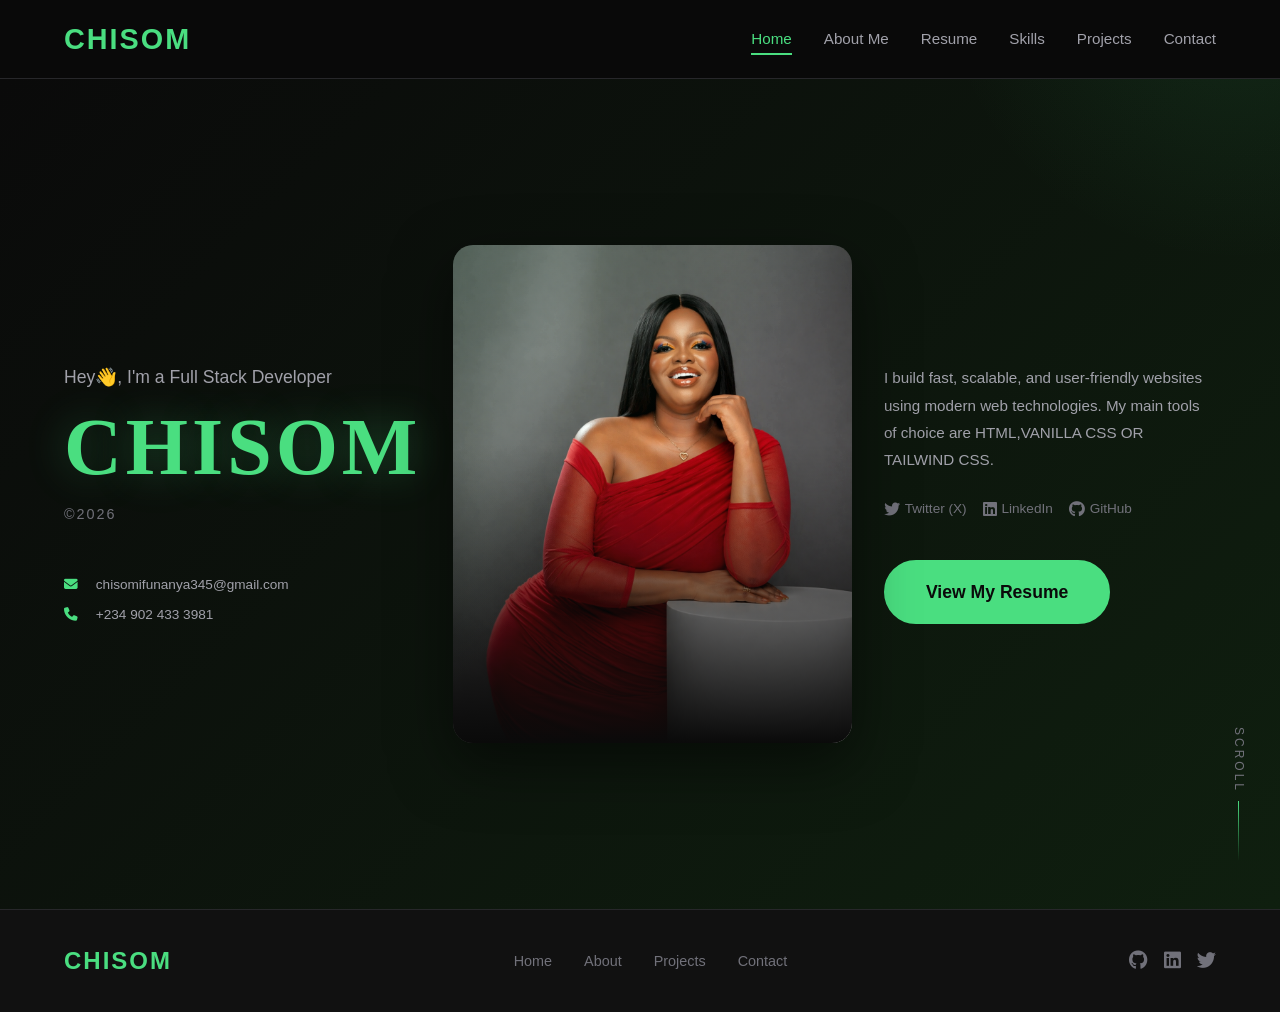
<file: index.html>
<!DOCTYPE html>
<html lang="en">
<head>
    <meta charset="UTF-8">
    <meta name="viewport" content="width=device-width, initial-scale=1.0">
    <title>CHISOM | Full Stack Developer</title>
    
    <link rel="stylesheet" href="./css/global.css">
    <link rel="stylesheet" href="./css/index.css">

    <link rel="stylesheet" href="https://cdnjs.cloudflare.com/ajax/libs/font-awesome/6.4.0/css/all.min.css">
</head>
<body>
    <!-- Navigation -->
    <nav class="navbar">
        <a href="index.html" class="logo">CHISOM</a>
          
           
        
        <ul class="nav-links" id="navLinks">
            <li><a href="index.html" class="active">Home</a></li>
            <li><a href="about.html">About Me</a></li>
            <li><a href="resume.html">Resume</a></li>
            <li><a href="skills.html">Skills</a></li>
            <li><a href="projects.html">Projects</a></li>
            <li><a href="contact.html">Contact</a></li>
        </ul>
    </nav>

    <!-- Hero Section -->
    <section class="hero">
        <div class="hero-content">
            <div class="hero-text">
                <p class="hero-greeting">Hey👋, I'm a Full Stack Developer</p>
                <h1 class="hero-name">CHISOM</h1>
                <p class="hero-year">©2026</p>
                <div class="hero-contact">
                    <p><i class="fas fa-envelope"></i> <a href="mailto:chisomifunanya345@gmail.com">chisomifunanya345@gmail.com</a></p>
                    <p><i class="fas fa-phone"></i> <a href="tel:+2349024333981">+234 902 433 3981</a></p>
                </div>
            </div>
            <div class="hero-image-container">
                <div class="hero-image-wrapper">
                    <img src="./images/portfolio_image.png" alt="Chisom - Full Stack Developer" class="hero-image">
                    <div class="hero-image-overlay"></div>
                </div>
            </div>

            <div class="hero-info">
                <!-- changed the paragraph -->
                <p class="hero-description">
                    I build fast, scalable, and user-friendly websites using modern web technologies. 
                    My main tools of choice are HTML,VANILLA CSS OR TAILWIND CSS.
                </p>
                <!-- removed codepen socials -->
                <div class="hero-socials">
                    <a href="https://twitter.com" target="_blank"><i class="fab fa-twitter"></i> Twitter (X)</a>
                    <a href="https://linkedin.com" target="_blank"><i class="fab fa-linkedin"></i> LinkedIn</a>
                    <a href="https://github.com" target="_blank"><i class="fab fa-github"></i> GitHub</a>
                </div>
                <a href="resume.html" class="btn hero-cta">View My Resume</a>
            </div>
        </div>
        <div class="scroll-indicator">
            <span class="scroll-text">SCROLL</span>
            <div class="scroll-line"></div>
        </div>
    </section>

    <!-- Footer -->
    <footer class="footer">
        <a href="index.html" class="footer-logo">CHISOM</a>
        <ul class="footer-links">
            <li><a href="index.html">Home</a></li>
            <li><a href="about.html">About</a></li>
            <li><a href="projects.html">Projects</a></li>
            <li><a href="contact.html">Contact</a></li>
        </ul>
        <div class="footer-social">
            <a href="https://github.com" target="_blank"><i class="fab fa-github"></i></a>
            <a href="https://linkedin.com" target="_blank"><i class="fab fa-linkedin"></i></a>
            <a href="https://twitter.com" target="_blank"><i class="fab fa-twitter"></i></a>
        </div>
    </footer>

    
</body>
</html>
</file>
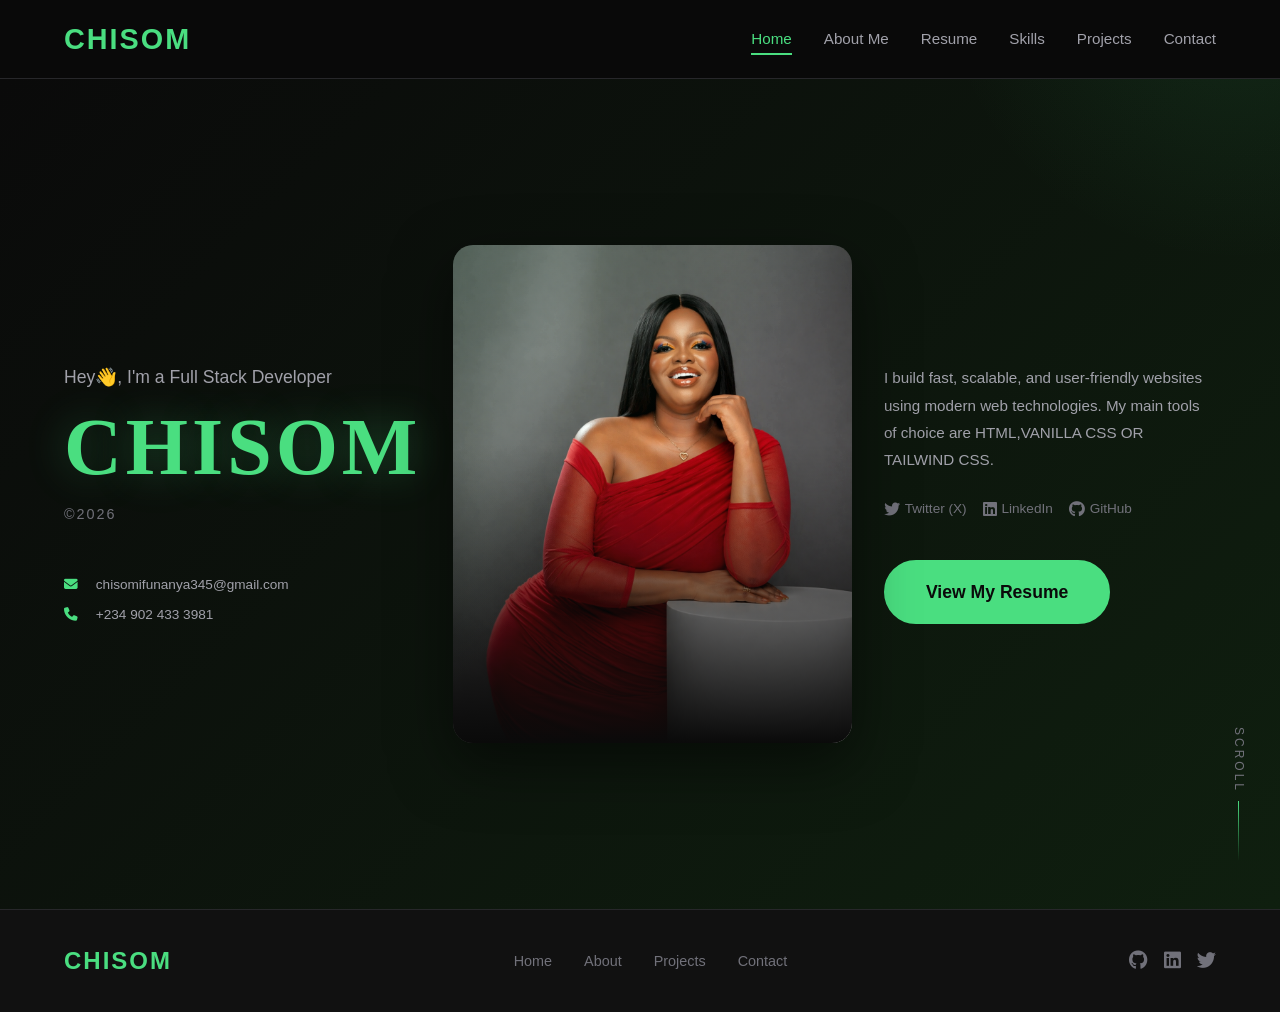
<file: html/index.html>
<!DOCTYPE html>
<html lang="en">
<head>
    <meta charset="UTF-8">
    <meta name="viewport" content="width=device-width, initial-scale=1.0">
    <title>CHISOM | Full Stack Developer</title>
    
    <link rel="stylesheet" href="../css/global.css">
    <link rel="stylesheet" href="../css/index.css">

    <link rel="stylesheet" href="https://cdnjs.cloudflare.com/ajax/libs/font-awesome/6.4.0/css/all.min.css">
<base target="_blank">
</head>
<body>
    <!-- Navigation -->
    <nav class="navbar">
        <a href="index.html" class="logo">CHISOM</a>
        <div class="menu-toggle" onclick="toggleMenu()">
            <span></span>
            <span></span>
            <span></span>
        </div>
        <ul class="nav-links" id="navLinks">
            <li><a href="index.html" class="active">Home</a></li>
            <li><a href="about.html">About Me</a></li>
            <li><a href="resume.html">Resume</a></li>
            <li><a href="skills.html">Skills</a></li>
            <li><a href="projects.html">Projects</a></li>
            <li><a href="contact.html">Contact</a></li>
        </ul>
    </nav>

    <!-- Hero Section -->
    <section class="hero">
        <div class="hero-content">
            <div class="hero-text">
                <p class="hero-greeting">Hey👋, I'm a Full Stack Developer</p>
                <h1 class="hero-name">CHISOM</h1>
                <p class="hero-year">©2026</p>
                <div class="hero-contact">
                    <p><i class="fas fa-envelope"></i> <a href="mailto:chisomifunanya345@gmail.com">chisomifunanya345@gmail.com</a></p>
                    <p><i class="fas fa-phone"></i> <a href="tel:+2349024333981">+234 902 433 3981</a></p>
                </div>
            </div>
            <div class="hero-image-container">
                <div class="hero-image-wrapper">
                    <img src="../images/portfolio_image.png" alt="Chisom - Full Stack Developer" class="hero-image">
                    <div class="hero-image-overlay"></div>
                </div>
            </div>

            <div class="hero-info">
                <!-- changed the paragraph -->
                <p class="hero-description">
                    I build fast, scalable, and user-friendly websites using modern web technologies. 
                    My main tools of choice are HTML,VANILLA CSS OR TAILWIND CSS.
                </p>
                <!-- removed codepen socials -->
                <div class="hero-socials">
                    <a href="https://twitter.com" target="_blank"><i class="fab fa-twitter"></i> Twitter (X)</a>
                    <a href="https://linkedin.com" target="_blank"><i class="fab fa-linkedin"></i> LinkedIn</a>
                    <a href="https://github.com" target="_blank"><i class="fab fa-github"></i> GitHub</a>
                </div>
                <a href="resume.html" class="btn hero-cta">View My Resume</a>
            </div>
        </div>
        <div class="scroll-indicator">
            <span class="scroll-text">SCROLL</span>
            <div class="scroll-line"></div>
        </div>
    </section>

    <!-- Footer -->
    <footer class="footer">
        <a href="index.html" class="footer-logo">CHISOM</a>
        <ul class="footer-links">
            <li><a href="index.html">Home</a></li>
            <li><a href="about.html">About</a></li>
            <li><a href="projects.html">Projects</a></li>
            <li><a href="contact.html">Contact</a></li>
        </ul>
        <div class="footer-social">
            <a href="https://github.com" target="_blank"><i class="fab fa-github"></i></a>
            <a href="https://linkedin.com" target="_blank"><i class="fab fa-linkedin"></i></a>
            <a href="https://twitter.com" target="_blank"><i class="fab fa-twitter"></i></a>
        </div>
    </footer>

    
</body>
</html>
</file>
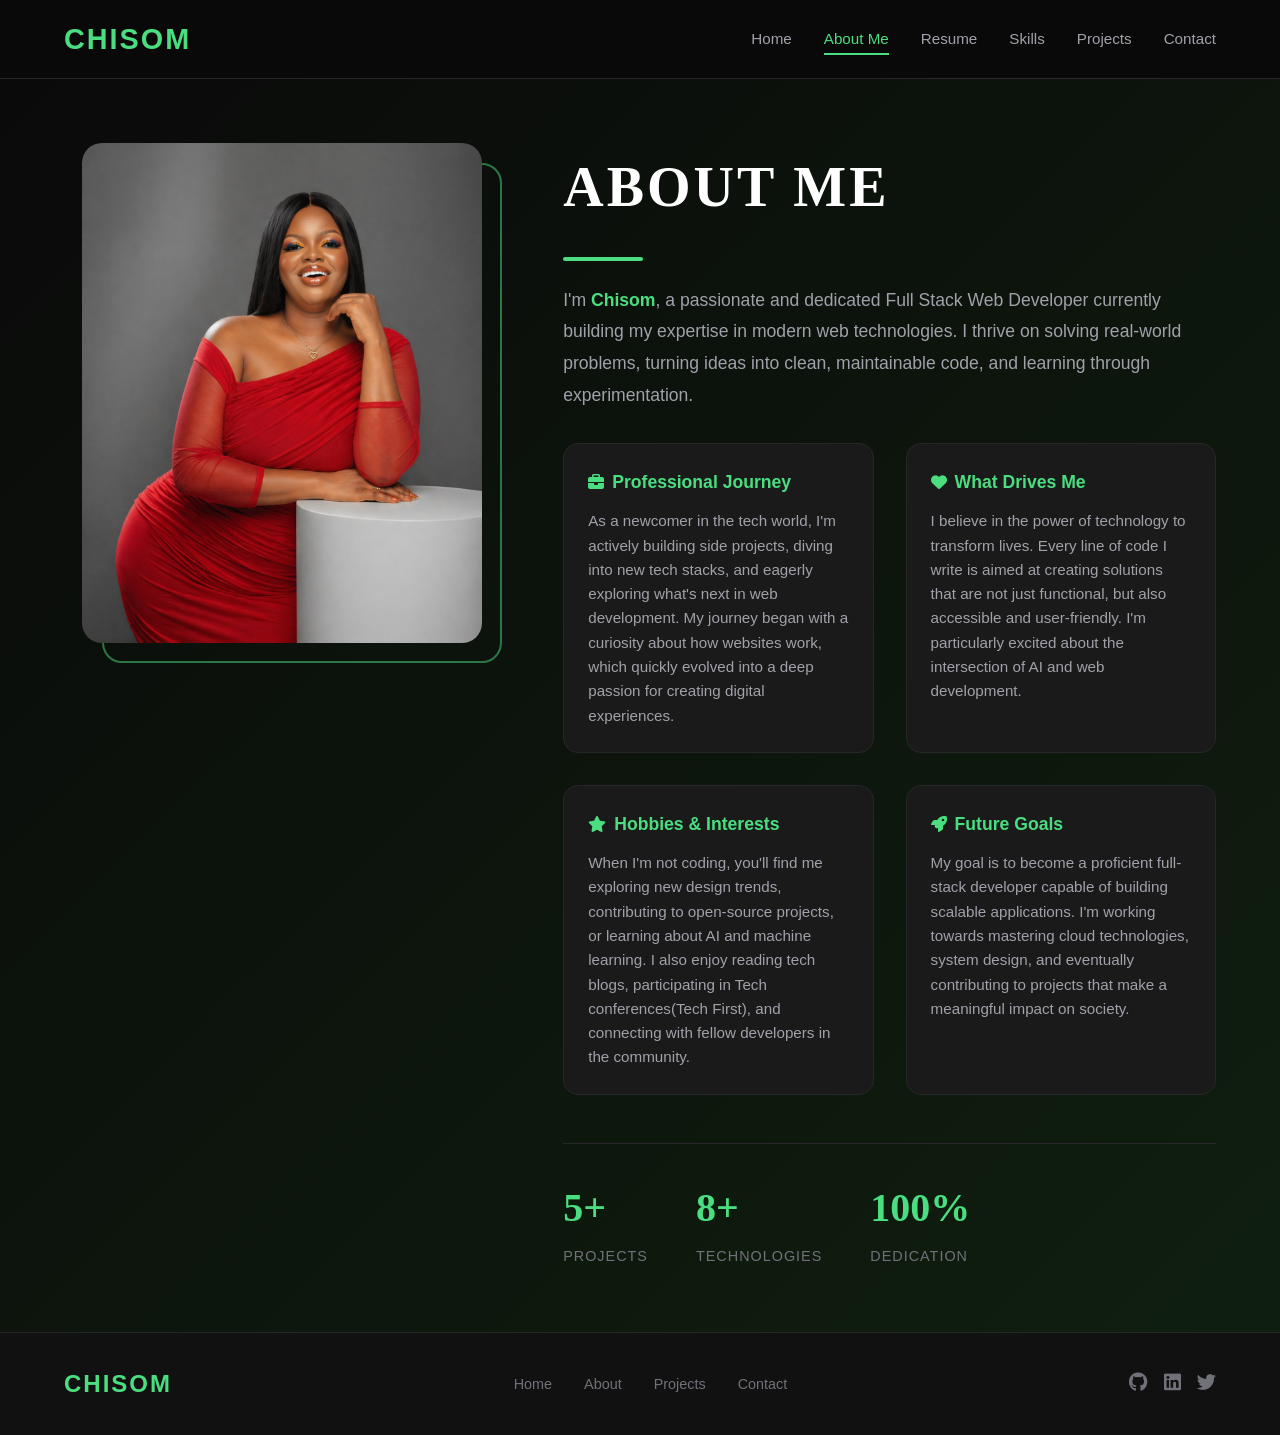
<file: about.html>
<!DOCTYPE html>
<html lang="en">
<head>
    <meta charset="UTF-8">
    <meta name="viewport" content="width=device-width, initial-scale=1.0">
    <title>About Me | CHISOM</title>
    <link rel="stylesheet" href="./css/global.css">
    <link rel="stylesheet" href="./css/about.css">

    <link rel="stylesheet" href="https://cdnjs.cloudflare.com/ajax/libs/font-awesome/6.4.0/css/all.min.css">
</head>
<body>
    <!-- Navigation -->
    <nav class="navbar">
        <a href="index.html" class="logo">CHISOM</a>
        <div class="menu-toggle" onclick="toggleMenu()">
            <span></span>
            <span></span>
            <span></span>
        </div>
        <ul class="nav-links" id="navLinks">
            <li><a href="index.html">Home</a></li>
            <li><a href="about.html" class="active">About Me</a></li>
            <li><a href="resume.html">Resume</a></li>
            <li><a href="skills.html">Skills</a></li>
            <li><a href="projects.html">Projects</a></li>
            <li><a href="contact.html">Contact</a></li>
        </ul>
    </nav>

    <!-- About Section -->
    <section class="about-section">
        <div class="about-container">
            <div class="about-image-side">
                <div class="about-image-wrapper">
                    <img src="./images/portfolio_image.png" alt="Chisom" class="about-image">
                    <div class="image-frame"></div>
                </div>
            </div>
            <div class="about-content-side">
                <h1 class="about-header">ABOUT ME</h1>
                <div class="about-divider"></div>
                <div class="about-text">
                    <p class="about-intro">
                        I'm <strong>Chisom</strong>, a passionate and dedicated Full Stack Web Developer currently building my expertise in modern web technologies. I thrive on solving real-world problems, turning ideas into clean, maintainable code, and learning through experimentation.
                    </p>

                    <div class="about-details">
                        <div class="detail-item">
                            <h3><i class="fas fa-briefcase"></i> Professional Journey</h3>
                            <p>As a newcomer in the tech world, I'm actively building side projects, diving into new tech stacks, and eagerly exploring what's next in web development. My journey began with a curiosity about how websites work, which quickly evolved into a deep passion for creating digital experiences.</p>
                        </div>

                        <div class="detail-item">
                            <h3><i class="fas fa-heart"></i> What Drives Me</h3>
                            <p>I believe in the power of technology to transform lives. Every line of code I write is aimed at creating solutions that are not just functional, but also accessible and user-friendly. I'm particularly excited about the intersection of AI and web development.</p>
                        </div>

                        <div class="detail-item">
                            <h3><i class="fas fa-star"></i> Hobbies & Interests</h3>
                            <p>When I'm not coding, you'll find me exploring new design trends, contributing to open-source projects, or learning about AI and machine learning. I also enjoy reading tech blogs, participating in Tech conferences(Tech First), and connecting with fellow developers in the community.</p>
                        </div>

                        <div class="detail-item">
                            <h3><i class="fas fa-rocket"></i> Future Goals</h3>
                            <p>My goal is to become a proficient full-stack developer capable of building scalable applications. I'm working towards mastering cloud technologies, system design, and eventually contributing to projects that make a meaningful impact on society.</p>
                        </div>
                    </div>

<!-- Changed the stat-number -->
                    <div class="about-stats">
                        <div class="stat">
                            <span class="stat-number">5+</span>
                            <span class="stat-label">Projects</span>
                        </div>
                        <div class="stat">
                            <span class="stat-number">8+</span>
                            <span class="stat-label">Technologies</span>
                        </div>
                        <div class="stat">
                            <span class="stat-number">100%</span>
                            <span class="stat-label">Dedication</span>
                        </div>
                    </div>
                </div>
            </div>
        </div>
    </section>

    <!-- Footer -->
    <footer class="footer">
        <a href="index.html" class="footer-logo">CHISOM</a>
        <ul class="footer-links">
            <li><a href="index.html">Home</a></li>
            <li><a href="about.html">About</a></li>
            <li><a href="projects.html">Projects</a></li>
            <li><a href="contact.html">Contact</a></li>
        </ul>
        <div class="footer-social">
            <a href="https://github.com" target="_blank"><i class="fab fa-github"></i></a>
            <a href="https://linkedin.com" target="_blank"><i class="fab fa-linkedin"></i></a>
            <a href="https://twitter.com" target="_blank"><i class="fab fa-twitter"></i></a>
        </div>
    </footer>

    
</body>
</html>
</file>
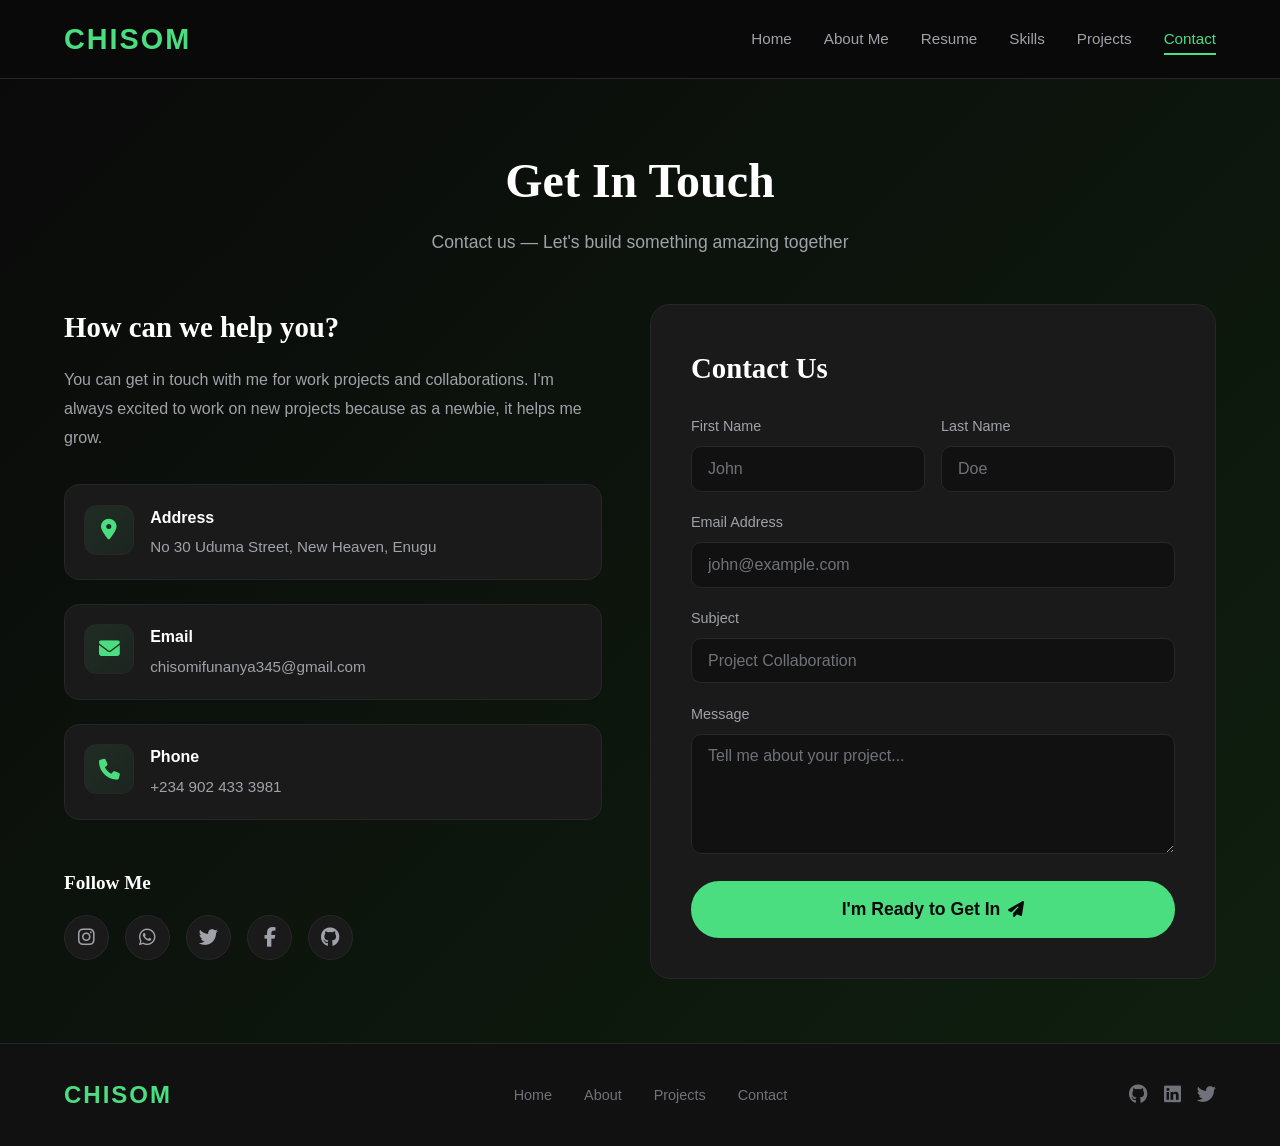
<file: contact.html>
<!DOCTYPE html>
<html lang="en">
<head>
    <meta charset="UTF-8">
    <meta name="viewport" content="width=device-width, initial-scale=1.0">
    <title>Contact | CHISOM</title>
    <link rel="stylesheet" href="./css/global.css">
    <link rel="stylesheet" href="./css/contact.css">
    <link rel="stylesheet" href="https://cdnjs.cloudflare.com/ajax/libs/font-awesome/6.4.0/css/all.min.css">
</head>
<body>
    <!-- Navigation -->
    <nav class="navbar">
        <a href="index.html" class="logo">CHISOM</a>
        <div>
            <span></span>
            <span></span>
            <span></span>
        </div>
        <ul class="nav-links" id="navLinks">
            <li><a href="index.html">Home</a></li>
            <li><a href="about.html">About Me</a></li>
            <li><a href="resume.html">Resume</a></li>
            <li><a href="skills.html">Skills</a></li>
            <li><a href="projects.html">Projects</a></li>
            <li><a href="contact.html" class="active">Contact</a></li>
        </ul>
    </nav>

    <!-- Contact Section -->
    <section class="contact-section">
        <div class="contact-container">
            <div class="contact-header">
                <h1 class="page-title">Get In Touch</h1>
                <p class="page-subtitle">Contact us — Let's build something amazing together</p>
            </div>

            <div class="contact-content">
                <!-- Left Side - Contact Info -->
                <div class="contact-info-side">
                    <div class="info-header">
                        <h2>How can we help you?</h2>
                        <p>You can get in touch with me for work projects and collaborations. I'm always excited to work on new projects because as a newbie, it helps me grow.</p>
                    </div>

                    <div class="contact-details">
                        <div class="contact-item">
                            <div class="contact-icon">
                                <i class="fas fa-map-marker-alt"></i>
                            </div>
                            <div class="contact-detail">
                                <h3>Address</h3>
                                <p>No 30 Uduma Street, New Heaven, Enugu</p>
                            </div>
                        </div>

                        <div class="contact-item">
                            <div class="contact-icon">
                                <i class="fas fa-envelope"></i>
                            </div>
                            <div class="contact-detail">
                                <h3>Email</h3>
                                <a href="mailto:chisomifunanya345@gmail.com?subject=Project%20Inquiry">chisomifunanya345@gmail.com</a>
                            </div>
                        </div>

                        <div class="contact-item">
                            <div class="contact-icon">
                                <i class="fas fa-phone"></i>
                            </div>
                            <div class="contact-detail">
                                <h3>Phone</h3>
                                <a href="tel:+2349024333981">+234 902 433 3981</a>
                            </div>
                        </div>
                    </div>

                    <div class="social-section">
                        <h3>Follow Me</h3>
                        <div class="social-icons">
                            <a href="https://instagram.com" target="_blank" title="Instagram"><i class="fab fa-instagram"></i></a>
                            <a href="https://wa.me/2349024333981" target="_blank" title="WhatsApp"><i class="fab fa-whatsapp"></i></a>
                            <a href="https://twitter.com" target="_blank" title="Twitter"><i class="fab fa-twitter"></i></a>
                            <a href="https://facebook.com" target="_blank" title="Facebook"><i class="fab fa-facebook-f"></i></a>
                            <a href="https://github.com" target="_blank" title="GitHub"><i class="fab fa-github"></i></a>
                        </div>
                    </div>
                </div>

                <!-- Right Side - Contact Form -->
                <div class="contact-form-side">
                    <div class="form-container">
                        <h2 class="form-title">Contact Us</h2>
                        <form class="contact-form" action="#" method="POST">
                            <div class="form-row">
                                <div class="form-group">
                                    <label for="firstName">First Name</label>
                                    <input type="text" id="firstName" name="firstName" placeholder="John" required>
                                </div>
                                <div class="form-group">
                                    <label for="lastName">Last Name</label>
                                    <input type="text" id="lastName" name="lastName" placeholder="Doe" required>
                                </div>
                            </div>

                            <div class="form-group">
                                <label for="email">Email Address</label>
                                <input type="email" id="email" name="email" placeholder="john@example.com" required>
                            </div>

                            <div class="form-group">
                                <label for="subject">Subject</label>
                                <input type="text" id="subject" name="subject" placeholder="Project Collaboration" required>
                            </div>

                            <div class="form-group">
                                <label for="comment">Message</label>
                                <textarea id="comment" name="comment" rows="5" placeholder="Tell me about your project..." required></textarea>
                            </div>

                            <button type="submit" class="btn form-btn">
                                I'm Ready to Get In <i class="fas fa-paper-plane"></i>
                            </button>
                        </form>
                    </div>
                </div>
            </div>
        </div>
    </section>

    <!-- Footer -->
    <footer class="footer">
        <a href="index.html" class="footer-logo">CHISOM</a>
        <ul class="footer-links">
            <li><a href="index.html">Home</a></li>
            <li><a href="about.html">About</a></li>
            <li><a href="projects.html">Projects</a></li>
            <li><a href="contact.html">Contact</a></li>
        </ul>
        <div class="footer-social">
            <a href="https://github.com" target="_blank"><i class="fab fa-github"></i></a>
            <a href="https://linkedin.com" target="_blank"><i class="fab fa-linkedin"></i></a>
            <a href="https://twitter.com" target="_blank"><i class="fab fa-twitter"></i></a>
        </div>
    </footer>

   
</body>
</html>
</file>
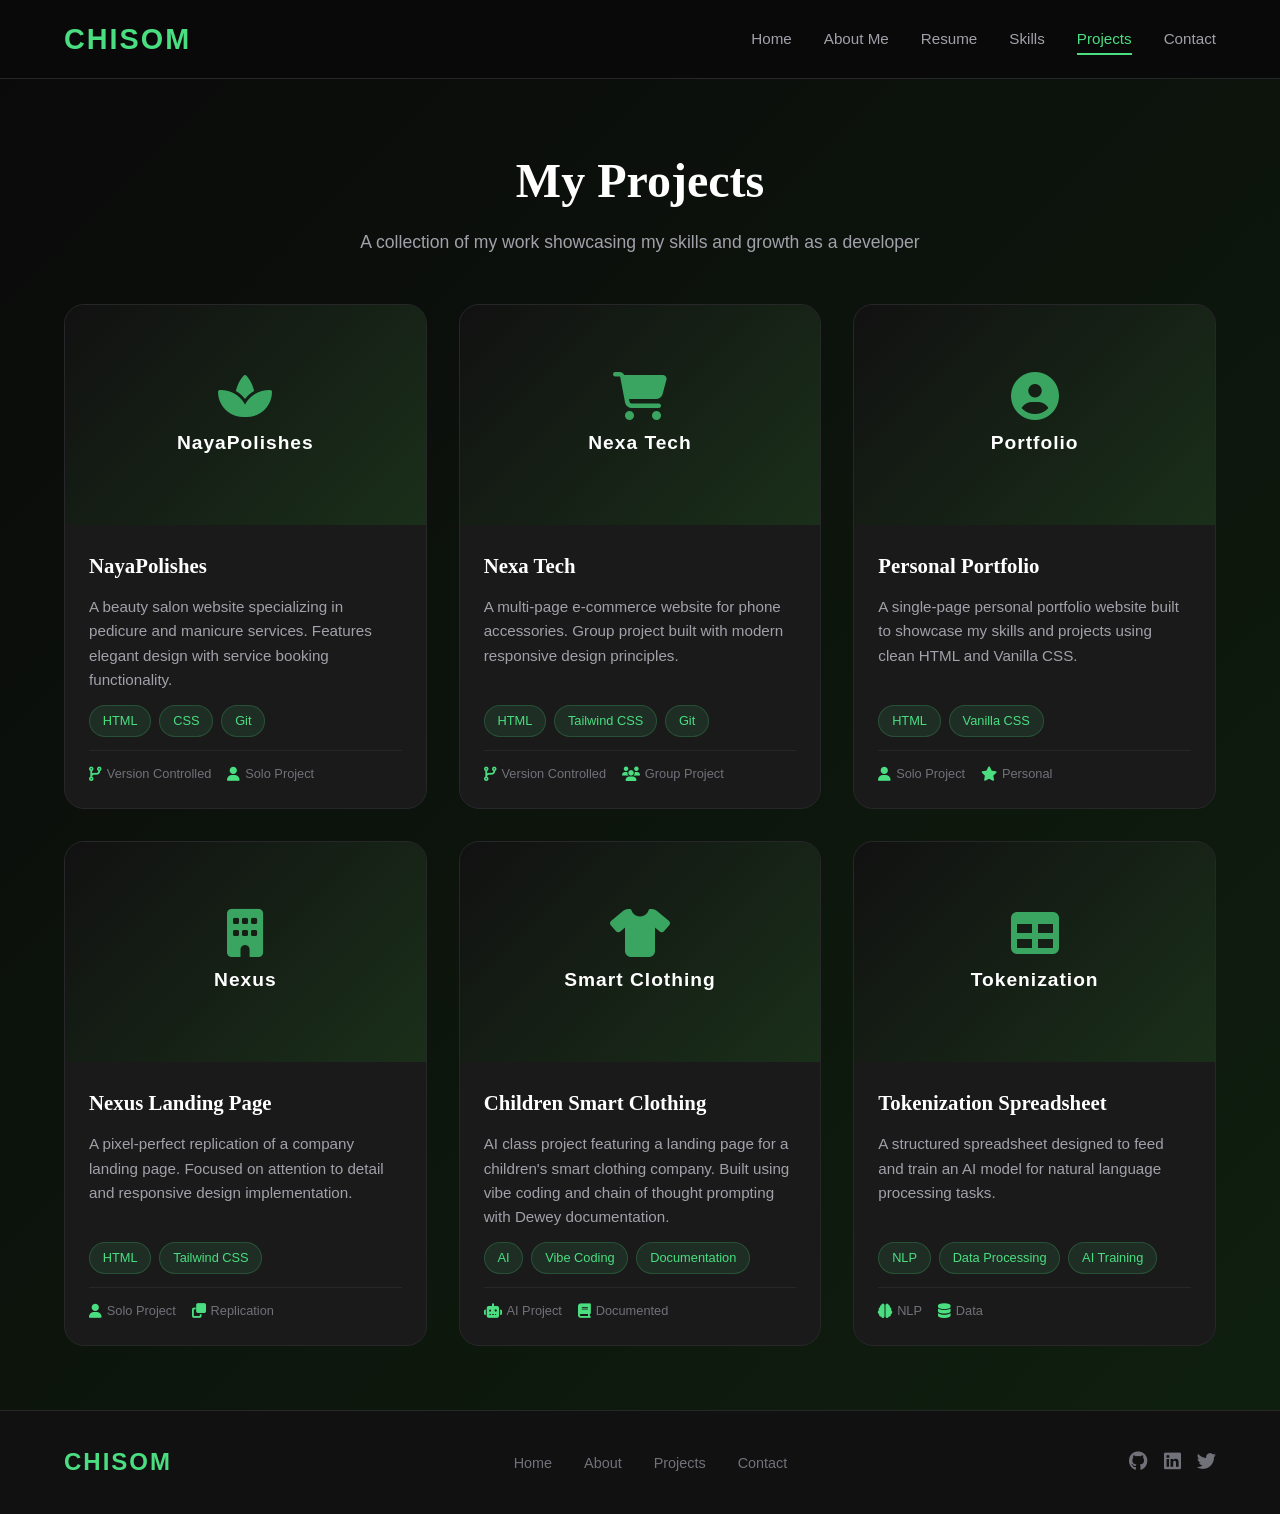
<file: projects.html>
<!DOCTYPE html>
<html lang="en">
<head>
    <meta charset="UTF-8">
    <meta name="viewport" content="width=device-width, initial-scale=1.0">
    <title>Projects | CHISOM</title>

    <link rel="stylesheet" href="./css/global.css">
    <link rel="stylesheet" href="./css/projects.css">
    <link rel="stylesheet" href="https://cdnjs.cloudflare.com/ajax/libs/font-awesome/6.4.0/css/all.min.css">
</head>
<body>
    <!-- Navigation -->
    <nav class="navbar">
        <a href="index.html" class="logo">CHISOM</a>
        <div class="menu-toggle" onclick="toggleMenu()">
            <span></span>
            <span></span>
            <span></span>
        </div>
        <ul class="nav-links" id="navLinks">
            <li><a href="index.html">Home</a></li>
            <li><a href="about.html">About Me</a></li>
            <li><a href="resume.html">Resume</a></li>
            <li><a href="skills.html">Skills</a></li>
            <li><a href="projects.html" class="active">Projects</a></li>
            <li><a href="contact.html">Contact</a></li>
        </ul>
    </nav>

    <!-- Projects Section -->
    <!-- worked on the entire section to take my persona -->

    <section class="projects-section">
        <div class="projects-container">
            <div class="projects-header">
                <h1 class="page-title">My Projects</h1>
                <p class="page-subtitle">A collection of my work showcasing my skills and growth as a developer</p>
            </div>

            <div class="projects-grid">

                <!-- Project 1: NayaPolishes -->

                <div class="project-card">
                    <div class="project-image">
                        <div class="project-placeholder">
                            <i class="fas fa-spa"></i>
                            <span>NayaPolishes</span>
                        </div>
                        <div class="project-overlay">
                            <a href="https://chisomifunanya345-wq.github.io/nayapolishes/" class="project-link"><i class="fas fa-external-link-alt"></i></a>
                            <a href="https://github.com/chisomifunanya345-wq/nayapolishes.git" class="project-link"><i class="fab fa-github"></i></a>
                        </div>
                    </div>
                    <div class="project-info">
                        <h3 class="project-title">NayaPolishes</h3>
                        <p class="project-description">A beauty salon website specializing in pedicure and manicure services. Features elegant design with service booking functionality.</p>
                        <div class="project-tags">
                            <span class="tag">HTML</span>
                            <span class="tag">CSS</span>
                            <span class="tag">Git</span>
                        </div>

                        <div class="project-meta">
                            <span><i class="fas fa-code-branch"></i> Version Controlled</span>
                            <span><i class="fas fa-user"></i> Solo Project</span>
                        </div>
                    </div>
                </div>

                <!-- Project 2: Nexa Tech -->
                <div class="project-card">
                    <div class="project-image">
                        <div class="project-placeholder">
                            <i class="fas fa-shopping-cart"></i>
                            <span>Nexa Tech</span>
                        </div>
                        <div class="project-overlay">
                            <a href="https://chisomifunanya345-wq.github.io/e-commerce-product-showcase/" class="project-link"><i class="fas fa-external-link-alt"></i></a>
                            <a href="https://github.com/chisomifunanya345-wq/e-commerce-product-showcase.git" class="project-link"><i class="fab fa-github"></i></a>
                        </div>
                    </div>
                    <div class="project-info">
                        <h3 class="project-title">Nexa Tech</h3>
                        <p class="project-description">A multi-page e-commerce website for phone accessories. Group project built with modern responsive design principles.</p>
                        <div class="project-tags">
                            <span class="tag">HTML</span>
                            <span class="tag">Tailwind CSS</span>
                            <span class="tag">Git</span>
                        </div>
                        <div class="project-meta">
                            <span><i class="fas fa-code-branch"></i> Version Controlled</span>
                            <span><i class="fas fa-users"></i> Group Project</span>
                        </div>
                    </div>
                </div>

                <!-- Project 3: Personal Portfolio -->
                <div class="project-card">
                    <div class="project-image">
                        <div class="project-placeholder">
                            <i class="fas fa-user-circle"></i>
                            <span>Portfolio</span>
                        </div>
                        <div class="project-overlay">
                            <a href="https://chisomifunanya345-wq.github.io/ILOEJECHISOM_PORTFOLIO/" class="project-link"><i class="fas fa-external-link-alt"></i></a>
                            <a href="https://github.com/chisomifunanya345-wq/ILOEJECHISOM_PORTFOLIO.git" class="project-link"><i class="fab fa-github"></i></a>
                        </div>
                    </div>
                    <div class="project-info">
                        <h3 class="project-title">Personal Portfolio</h3>
                        <p class="project-description">A single-page personal portfolio website built to showcase my skills and projects using clean HTML and Vanilla CSS.</p>
                        <div class="project-tags">
                            <span class="tag">HTML</span>
                            <span class="tag">Vanilla CSS</span>
                        </div>
                        <div class="project-meta">
                            <span><i class="fas fa-user"></i> Solo Project</span>
                            <span><i class="fas fa-star"></i> Personal</span>
                        </div>
                    </div>
                </div>

                <!-- Project 4: Nexus Landing Page -->
                <div class="project-card">
                    <div class="project-image">
                        <div class="project-placeholder">
                            <i class="fas fa-building"></i>
                            <span>Nexus</span>
                        </div>
                        <div class="project-overlay">
                            <a href="https://chisomifunanya345-wq.github.io/tailwind_css_personal_project/" class="project-link"><i class="fas fa-external-link-alt"></i></a>
                            <a href="https://github.com/chisomifunanya345-wq/tailwind_css_personal_project.git" class="project-link"><i class="fab fa-github"></i></a>
                        </div>
                    </div>
                    <div class="project-info">
                        <h3 class="project-title">Nexus Landing Page</h3>
                        <p class="project-description">A pixel-perfect replication of a company landing page. Focused on attention to detail and responsive design implementation.</p>
                        <div class="project-tags">
                            <span class="tag">HTML</span>
                            <span class="tag">Tailwind CSS</span>
                        </div>
                        <div class="project-meta">
                            <span><i class="fas fa-user"></i> Solo Project</span>
                            <span><i class="fas fa-clone"></i> Replication</span>
                        </div>
                    </div>
                </div>

                <!-- Project 5: Smart Clothing AI -->
                <div class="project-card">
                    <div class="project-image">
                        <div class="project-placeholder">
                            <i class="fas fa-tshirt"></i>
                            <span>Smart Clothing</span>
                        </div>
                        <div class="project-overlay">
                            <a href="#" class="project-link"><i class="fas fa-external-link-alt"></i></a>
                            <a href="#" class="project-link"><i class="fab fa-github"></i></a>
                        </div>
                    </div>
                    <div class="project-info">
                        <h3 class="project-title">Children Smart Clothing</h3>
                        <p class="project-description">AI class project featuring a landing page for a children's smart clothing company. Built using vibe coding and chain of thought prompting with Dewey documentation.</p>
                        <div class="project-tags">
                            <span class="tag">AI</span>
                            <span class="tag">Vibe Coding</span>
                            <span class="tag">Documentation</span>
                        </div>
                        <div class="project-meta">
                            <span><i class="fas fa-robot"></i> AI Project</span>
                            <span><i class="fas fa-book"></i> Documented</span>
                        </div>
                    </div>
                </div>

                <!-- Project 6: Tokenization Spreadsheet -->
                <div class="project-card">
                    <div class="project-image">
                        <div class="project-placeholder">
                            <i class="fas fa-table"></i>
                            <span>Tokenization</span>
                        </div>
                        <div class="project-overlay">
                            <a href="#" class="project-link"><i class="fas fa-external-link-alt"></i></a>
                            <a href="#" class="project-link"><i class="fab fa-github"></i></a>
                        </div>
                    </div>
                    <div class="project-info">
                        <h3 class="project-title">Tokenization Spreadsheet</h3>
                        <p class="project-description">A structured spreadsheet designed to feed and train an AI model for natural language processing tasks.</p>
                        <div class="project-tags">
                            <span class="tag">NLP</span>
                            <span class="tag">Data Processing</span>
                            <span class="tag">AI Training</span>
                        </div>
                        <div class="project-meta">
                            <span><i class="fas fa-brain"></i> NLP</span>
                            <span><i class="fas fa-database"></i> Data</span>
                        </div>
                    </div>
                </div>
            </div>
        </div>
    </section>

    <!-- Footer -->
    <footer class="footer">
        <a href="index.html" class="footer-logo">CHISOM</a>
        <ul class="footer-links">
            <li><a href="index.html">Home</a></li>
            <li><a href="about.html">About</a></li>
            <li><a href="projects.html">Projects</a></li>
            <li><a href="contact.html">Contact</a></li>
        </ul>
        <div class="footer-social">
            <a href="https://github.com" target="_blank"><i class="fab fa-github"></i></a>
            <a href="https://linkedin.com" target="_blank"><i class="fab fa-linkedin"></i></a>
            <a href="https://twitter.com" target="_blank"><i class="fab fa-twitter"></i></a>
        </div>
    </footer>

    
</body>
</html>
</file>
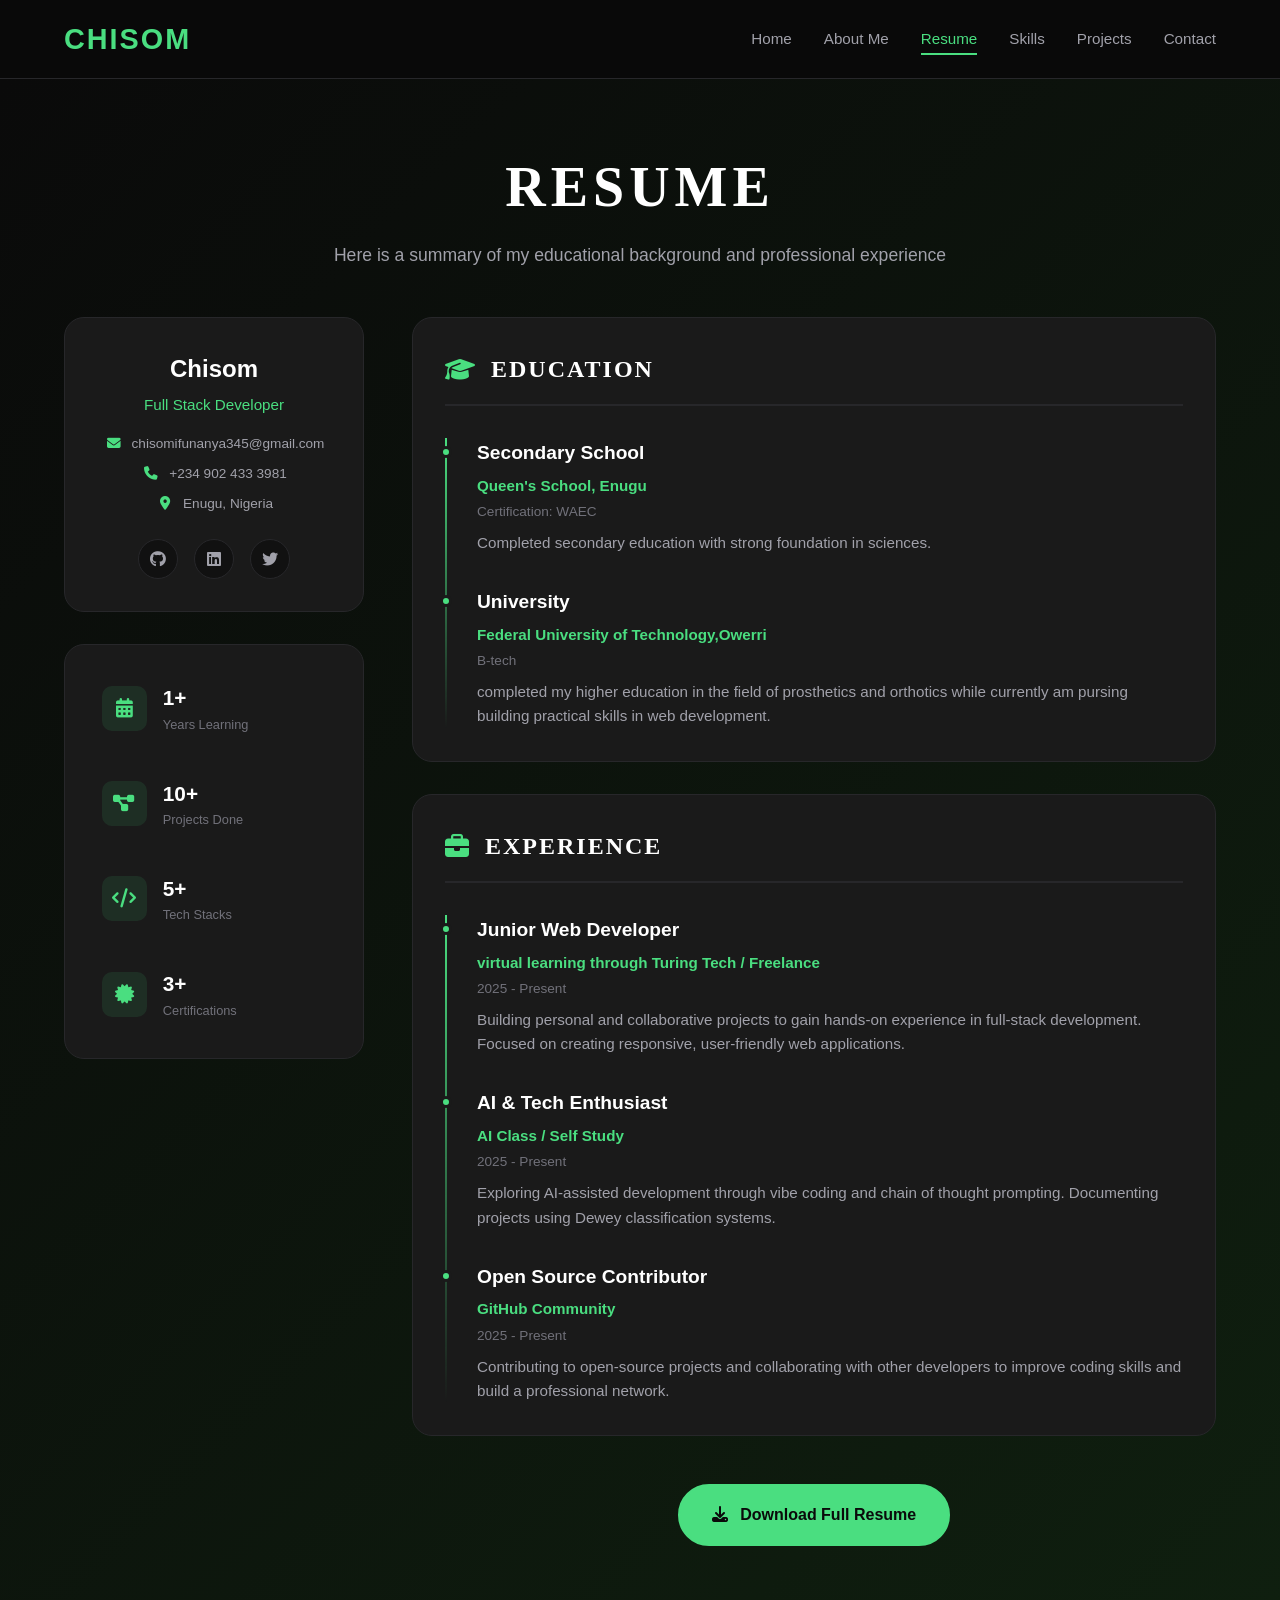
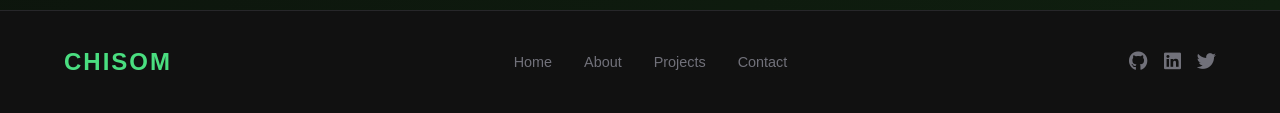
<file: resume.html>
<!DOCTYPE html>
<html lang="en">
<head>
    <meta charset="UTF-8">
    <meta name="viewport" content="width=device-width, initial-scale=1.0">
    <title>Resume | CHISOM</title>
    <link rel="stylesheet" href="./css/resume.css">
    <link rel="stylesheet" href="./css/global.css">
    <link rel="stylesheet" href="https://cdnjs.cloudflare.com/ajax/libs/font-awesome/6.4.0/css/all.min.css">
</head>
<body>
    <!-- Navigation -->
    <nav class="navbar">
        <a href="index.html" class="logo">CHISOM</a>
        <div class="menu-toggle"  onclick="toggleMenu()">
            <span></span>
            <span></span>
            <span></span>
        </div>
        <ul class="nav-links" id="navLinks">
            <li><a href="index.html">Home</a></li>
            <li><a href="about.html">About Me</a></li>
            <li><a href="resume.html" class="active">Resume</a></li>
            <li><a href="skills.html">Skills</a></li>
            <li><a href="projects.html">Projects</a></li>
            <li><a href="contact.html">Contact</a></li>
        </ul>
    </nav>

    <!-- Resume Section -->
    <section class="resume-section">
        <div class="resume-container">
            <div class="resume-header">
                <h1 class="page-title">RESUME</h1>
                <p class="page-subtitle">Here is a summary of my educational background and professional experience</p>
            </div>

            <div class="resume-content">
                <!-- Left Column -->
                <div class="resume-left">
                    <!-- Profile Card -->
                    <div class="profile-card">
                        <h2 class="profile-name">Chisom</h2>
                        <p class="profile-title">Full Stack Developer</p>
                        <div class="profile-contact">
                            <p><i class="fas fa-envelope"></i> chisomifunanya345@gmail.com</p>
                            <p><i class="fas fa-phone"></i> +234 902 433 3981</p>
                            <p><i class="fas fa-map-marker-alt"></i> Enugu, Nigeria</p>
                        </div>
                        <div class="profile-social">
                            <a href="https://github.com" target="_blank"><i class="fab fa-github"></i></a>
                            <a href="https://linkedin.com" target="_blank"><i class="fab fa-linkedin"></i></a>
                            <a href="https://twitter.com" target="_blank"><i class="fab fa-twitter"></i></a>
                        </div>
                    </div>

                    <!-- Quick Stats -->
                    <div class="stats-card">
                        <div class="stat-item">
                            <span class="stat-icon"><i class="fas fa-calendar-alt"></i></span>
                            <div class="stat-info">
                                <span class="stat-value">1+</span>
                                <span class="stat-label">Years Learning</span>
                            </div>
                        </div>
                        <div class="stat-item">
                            <span class="stat-icon"><i class="fas fa-project-diagram"></i></span>
                            <div class="stat-info">
                                <span class="stat-value">10+</span>
                                <span class="stat-label">Projects Done</span>
                            </div>
                        </div>
                        <div class="stat-item">
                            <span class="stat-icon"><i class="fas fa-code"></i></span>
                            <div class="stat-info">
                                <span class="stat-value">5+</span>
                                <span class="stat-label">Tech Stacks</span>
                            </div>
                        </div>
                        <div class="stat-item">
                            <span class="stat-icon"><i class="fas fa-certificate"></i></span>
                            <div class="stat-info">
                                <span class="stat-value">3+</span>
                                <span class="stat-label">Certifications</span>
                            </div>
                        </div>
                    </div>
                </div>

                <!-- Right Column -->
                <div class="resume-right">
                    <!-- Education Section -->
                    <div class="resume-block">
                        <div class="block-header">
                            <i class="fas fa-graduation-cap"></i>
                            <h2>EDUCATION</h2>
                        </div>

                        <div class="timeline">
                            <div class="timeline-item">
                                <div class="timeline-dot"></div>
                                <div class="timeline-content">
                                    <h3>Secondary School</h3>
                                    <span class="timeline-institution">Queen's School, Enugu</span>
                                    <span class="timeline-cert">Certification: WAEC</span>
                                    <p>Completed secondary education with strong foundation in sciences.</p>
                                </div>
                            </div>

                            <div class="timeline-item">
                                <div class="timeline-dot"></div>
                                <div class="timeline-content">
                                    <h3>University</h3>
                                    <span class="timeline-institution">Federal University of Technology,Owerri</span>
                                    <span class="timeline-cert">B-tech</span>
                                    <p>completed my higher education in the field of prosthetics and orthotics while currently am pursing building practical skills in web development.</p>
                                </div>
                            </div>
                        </div>
                    </div>

                    <!-- Experience Section -->
                    <div class="resume-block">
                        <div class="block-header">
                            <i class="fas fa-briefcase"></i>
                            <h2>EXPERIENCE</h2>
                        </div>

                        <div class="timeline">
                            <div class="timeline-item">
                                <div class="timeline-dot"></div>
                                <div class="timeline-content">
                                    <h3>Junior Web Developer</h3>
                                    <span class="timeline-institution">virtual learning through Turing Tech / Freelance</span>
                                    <span class="timeline-cert">2025 - Present</span>
                                    <p>Building personal and collaborative projects to gain hands-on experience in full-stack development. Focused on creating responsive, user-friendly web applications.</p>
                                </div>
                            </div>

                            <div class="timeline-item">
                                <div class="timeline-dot"></div>
                                <div class="timeline-content">
                                    <h3>AI & Tech Enthusiast</h3>
                                    <span class="timeline-institution">AI Class / Self Study</span>
                                    <span class="timeline-cert">2025 - Present</span>
                                    <p>Exploring AI-assisted development through vibe coding and chain of thought prompting. Documenting projects using Dewey classification systems.</p>
                                </div>
                            </div>

                            <div class="timeline-item">
                                <div class="timeline-dot"></div>
                                <div class="timeline-content">
                                    <h3>Open Source Contributor</h3>
                                    <span class="timeline-institution">GitHub Community</span>
                                    <span class="timeline-cert">2025 - Present</span>
                                    <p>Contributing to open-source projects and collaborating with other developers to improve coding skills and build a professional network.</p>
                                </div>
                            </div>
                        </div>
                    </div>

                    <!-- Download Button -->
                    <div class="resume-download">
                        <a href="#" class="btn" onclick="alert('Resume download coming soon!')">
                            <i class="fas fa-download"></i> Download Full Resume
                        </a>
                    </div>
                </div>
            </div>
        </div>
    </section>

    <!-- Footer -->
    <footer class="footer">
        <a href="index.html" class="footer-logo">CHISOM</a>
        <ul class="footer-links">
            <li><a href="index.html">Home</a></li>
            <li><a href="about.html">About</a></li>
            <li><a href="projects.html">Projects</a></li>
            <li><a href="contact.html">Contact</a></li>
        </ul>
        <div class="footer-social">
            <a href="https://github.com" target="_blank"><i class="fab fa-github"></i></a>
            <a href="https://linkedin.com" target="_blank"><i class="fab fa-linkedin"></i></a>
            <a href="https://twitter.com" target="_blank"><i class="fab fa-twitter"></i></a>
        </div>
    </footer>

    
</body>
</html>
</file>
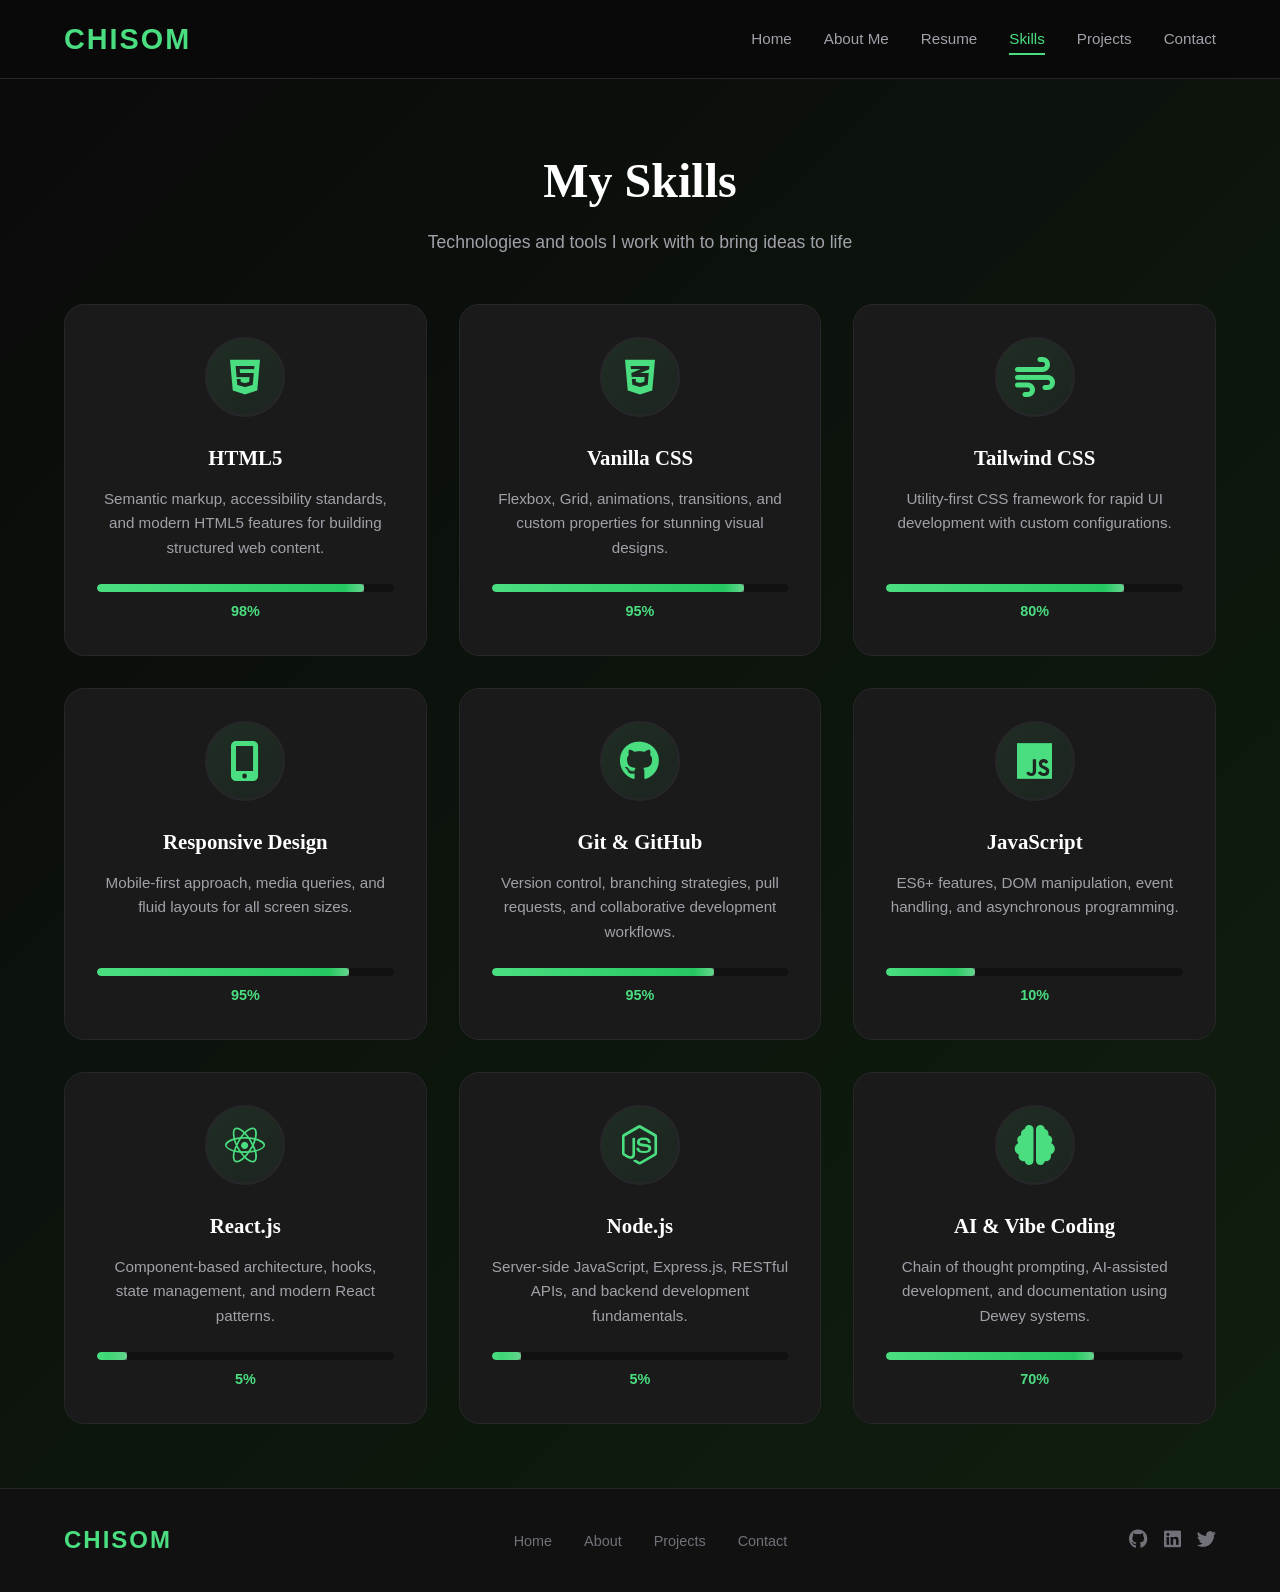
<file: skills.html>
<!DOCTYPE html>
<html lang="en">
<head>
    <meta charset="UTF-8">
    <meta name="viewport" content="width=device-width, initial-scale=1.0">
    <title>Skills | CHISOM</title>
    <link rel="stylesheet" href="./css/global.css">
    <link rel="stylesheet" href="./css/skills.css">
    <link rel="stylesheet" href="https://cdnjs.cloudflare.com/ajax/libs/font-awesome/6.4.0/css/all.min.css">
</head>
<body>
    <!-- Navigation -->
    <nav class="navbar">
        <a href="index.html" class="logo">CHISOM</a>
        <div class="menu-toggle" onclick="toggleMenu()">
            <span></span>
            <span></span>
            <span></span>
        </div>
        <ul class="nav-links" id="navLinks">
            <li><a href="index.html">Home</a></li>
            <li><a href="about.html">About Me</a></li>
            <li><a href="resume.html">Resume</a></li>
            <li><a href="skills.html" class="active">Skills</a></li>
            <li><a href="projects.html">Projects</a></li>
            <li><a href="contact.html">Contact</a></li>
        </ul>
    </nav>

    <!-- Skills Section -->
     <!-- changed the skill progress and percetage levels -->
    <section class="skills-section">
        <div class="skills-container">
            <div class="skills-header">
                <h1 class="page-title">My Skills</h1>
                <p class="page-subtitle">Technologies and tools I work with to bring ideas to life</p>
            </div>

            <div class="skills-grid">
                <!-- HTML -->
                <div class="skill-card">
                    <div class="skill-icon">
                        <i class="fab fa-html5"></i>
                    </div>
                    <h3 class="skill-name">HTML5</h3>
                    <p class="skill-description">Semantic markup, accessibility standards, and modern HTML5 features for building structured web content.</p>
                    <div class="skill-level">
                        <div class="skill-progress" style="width: 90%"></div>
                    </div>
                    <span class="skill-percent">98%</span>
                </div>

                <!-- CSS -->
                <div class="skill-card">
                    <div class="skill-icon">
                        <i class="fab fa-css3-alt"></i>
                    </div>
                    <h3 class="skill-name">Vanilla CSS</h3>
                    <p class="skill-description">Flexbox, Grid, animations, transitions, and custom properties for stunning visual designs.</p>
                    <div class="skill-level">
                        <div class="skill-progress" style="width: 85%"></div>
                    </div>
                    <span class="skill-percent">95%</span>
                </div>

                <!-- Tailwind CSS -->
                <div class="skill-card">
                    <div class="skill-icon">
                        <i class="fas fa-wind"></i>
                    </div>
                    <h3 class="skill-name">Tailwind CSS</h3>
                    <p class="skill-description">Utility-first CSS framework for rapid UI development with custom configurations.</p>
                    <div class="skill-level">
                        <div class="skill-progress" style="width: 80%"></div>
                    </div>
                    <span class="skill-percent">80%</span>
                </div>

                <!-- Responsive Design -->
                <div class="skill-card">
                    <div class="skill-icon">
                        <i class="fas fa-mobile-alt"></i>
                    </div>
                    <h3 class="skill-name">Responsive Design</h3>
                    <p class="skill-description">Mobile-first approach, media queries, and fluid layouts for all screen sizes.</p>
                    <div class="skill-level">
                        <div class="skill-progress" style="width: 85%"></div>
                    </div>
                    <span class="skill-percent">95%</span>
                </div>

                <!-- Git & GitHub -->
                <div class="skill-card">
                    <div class="skill-icon">
                        <i class="fab fa-github"></i>
                    </div>
                    <h3 class="skill-name">Git & GitHub</h3>
                    <p class="skill-description">Version control, branching strategies, pull requests, and collaborative development workflows.</p>
                    <div class="skill-level">
                        <div class="skill-progress" style="width: 75%"></div>
                    </div>
                    <span class="skill-percent">95%</span>
                </div>

                <!-- JavaScript -->
                <div class="skill-card">
                    <div class="skill-icon">
                        <i class="fab fa-js"></i>
                    </div>
                    <h3 class="skill-name">JavaScript</h3>
                    <p class="skill-description">ES6+ features, DOM manipulation, event handling, and asynchronous programming.</p>
                    <div class="skill-level">
                        <div class="skill-progress" style="width: 30%"></div>
                    </div>
                    <span class="skill-percent">10%</span>
                </div>

                <!-- React.js -->
                <div class="skill-card">
                    <div class="skill-icon">
                        <i class="fab fa-react"></i>
                    </div>
                    <h3 class="skill-name">React.js</h3>
                    <p class="skill-description">Component-based architecture, hooks, state management, and modern React patterns.</p>
                    <div class="skill-level">
                        <div class="skill-progress" style="width: 10%"></div>
                    </div>
                    <span class="skill-percent">5%</span>
                </div>

                <!-- Node.js -->
                <div class="skill-card">
                    <div class="skill-icon">
                        <i class="fab fa-node-js"></i>
                    </div>
                    <h3 class="skill-name">Node.js</h3>
                    <p class="skill-description">Server-side JavaScript, Express.js, RESTful APIs, and backend development fundamentals.</p>
                    <div class="skill-level">
                        <div class="skill-progress" style="width: 10%"></div>
                    </div>
                    <span class="skill-percent">5%</span>
                </div>

                <!-- AI & Prompting -->
                <div class="skill-card">
                    <div class="skill-icon">
                        <i class="fas fa-brain"></i>
                    </div>
                    <h3 class="skill-name">AI & Vibe Coding</h3>
                    <p class="skill-description">Chain of thought prompting, AI-assisted development, and documentation using Dewey systems.</p>
                    <div class="skill-level">
                        <div class="skill-progress" style="width: 70%"></div>
                    </div>
                    <span class="skill-percent">70%</span>
                </div>
            </div>
        </div>
    </section>

    <!-- Footer -->
    <footer class="footer">
        <a href="index.html" class="footer-logo">CHISOM</a>
        <ul class="footer-links">
            <li><a href="index.html">Home</a></li>
            <li><a href="about.html">About</a></li>
            <li><a href="projects.html">Projects</a></li>
            <li><a href="contact.html">Contact</a></li>
        </ul>
        <div class="footer-social">
            <a href="https://github.com" target="_blank"><i class="fab fa-github"></i></a>
            <a href="https://linkedin.com" target="_blank"><i class="fab fa-linkedin"></i></a>
            <a href="https://twitter.com" target="_blank"><i class="fab fa-twitter"></i></a>
        </div>
    </footer>

    
</body>
</html>
</file>
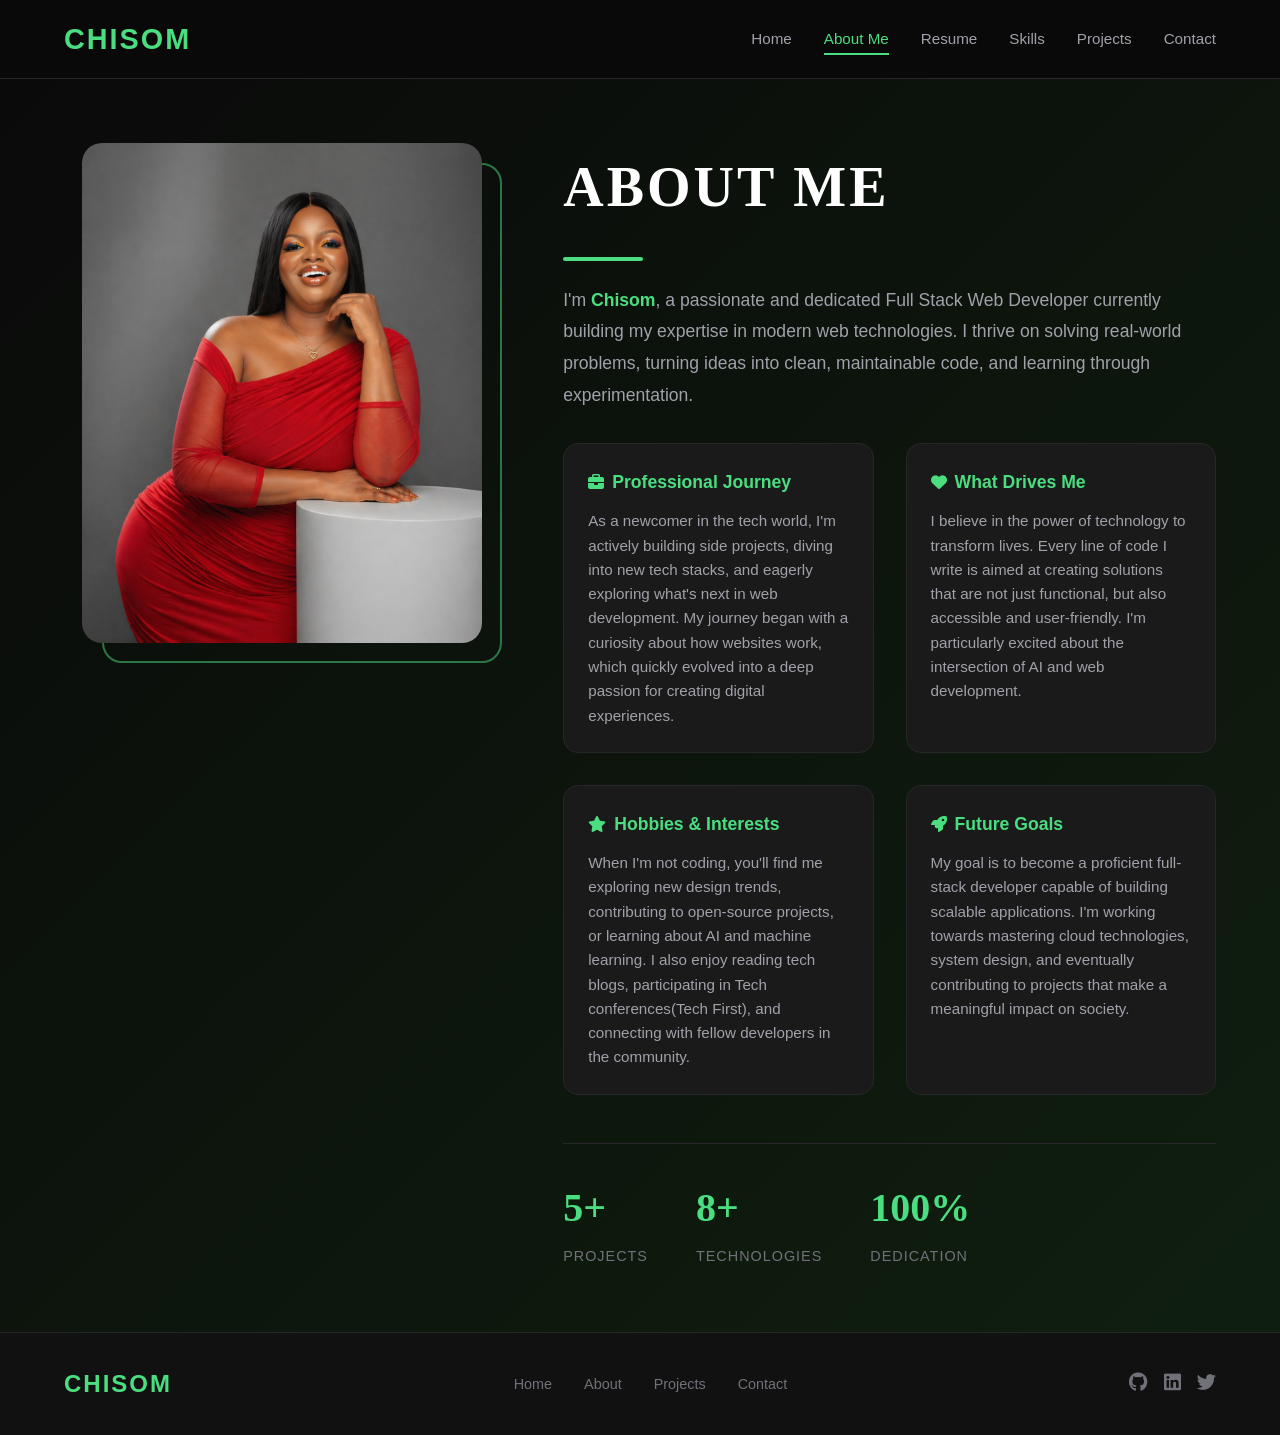
<file: html/about.html>
<!DOCTYPE html>
<html lang="en">
<head>
    <meta charset="UTF-8">
    <meta name="viewport" content="width=device-width, initial-scale=1.0">
    <title>About Me | CHISOM</title>
    <link rel="stylesheet" href="../css/global.css">
    <link rel="stylesheet" href="../css/about.css">

    <link rel="stylesheet" href="https://cdnjs.cloudflare.com/ajax/libs/font-awesome/6.4.0/css/all.min.css">
<base target="_blank">
</head>
<body>
    <!-- Navigation -->
    <nav class="navbar">
        <a href="index.html" class="logo">CHISOM</a>
        <div class="menu-toggle" onclick="toggleMenu()">
            <span></span>
            <span></span>
            <span></span>
        </div>
        <ul class="nav-links" id="navLinks">
            <li><a href="index.html">Home</a></li>
            <li><a href="about.html" class="active">About Me</a></li>
            <li><a href="resume.html">Resume</a></li>
            <li><a href="skills.html">Skills</a></li>
            <li><a href="projects.html">Projects</a></li>
            <li><a href="contact.html">Contact</a></li>
        </ul>
    </nav>

    <!-- About Section -->
    <section class="about-section">
        <div class="about-container">
            <div class="about-image-side">
                <div class="about-image-wrapper">
                    <img src="../images/portfolio_image.png" alt="Chisom" class="about-image">
                    <div class="image-frame"></div>
                </div>
            </div>
            <div class="about-content-side">
                <h1 class="about-header">ABOUT ME</h1>
                <div class="about-divider"></div>
                <div class="about-text">
                    <p class="about-intro">
                        I'm <strong>Chisom</strong>, a passionate and dedicated Full Stack Web Developer currently building my expertise in modern web technologies. I thrive on solving real-world problems, turning ideas into clean, maintainable code, and learning through experimentation.
                    </p>

                    <div class="about-details">
                        <div class="detail-item">
                            <h3><i class="fas fa-briefcase"></i> Professional Journey</h3>
                            <p>As a newcomer in the tech world, I'm actively building side projects, diving into new tech stacks, and eagerly exploring what's next in web development. My journey began with a curiosity about how websites work, which quickly evolved into a deep passion for creating digital experiences.</p>
                        </div>

                        <div class="detail-item">
                            <h3><i class="fas fa-heart"></i> What Drives Me</h3>
                            <p>I believe in the power of technology to transform lives. Every line of code I write is aimed at creating solutions that are not just functional, but also accessible and user-friendly. I'm particularly excited about the intersection of AI and web development.</p>
                        </div>

                        <div class="detail-item">
                            <h3><i class="fas fa-star"></i> Hobbies & Interests</h3>
                            <p>When I'm not coding, you'll find me exploring new design trends, contributing to open-source projects, or learning about AI and machine learning. I also enjoy reading tech blogs, participating in Tech conferences(Tech First), and connecting with fellow developers in the community.</p>
                        </div>

                        <div class="detail-item">
                            <h3><i class="fas fa-rocket"></i> Future Goals</h3>
                            <p>My goal is to become a proficient full-stack developer capable of building scalable applications. I'm working towards mastering cloud technologies, system design, and eventually contributing to projects that make a meaningful impact on society.</p>
                        </div>
                    </div>

<!-- Changed the stat-number -->
                    <div class="about-stats">
                        <div class="stat">
                            <span class="stat-number">5+</span>
                            <span class="stat-label">Projects</span>
                        </div>
                        <div class="stat">
                            <span class="stat-number">8+</span>
                            <span class="stat-label">Technologies</span>
                        </div>
                        <div class="stat">
                            <span class="stat-number">100%</span>
                            <span class="stat-label">Dedication</span>
                        </div>
                    </div>
                </div>
            </div>
        </div>
    </section>

    <!-- Footer -->
    <footer class="footer">
        <a href="index.html" class="footer-logo">CHISOM</a>
        <ul class="footer-links">
            <li><a href="index.html">Home</a></li>
            <li><a href="about.html">About</a></li>
            <li><a href="projects.html">Projects</a></li>
            <li><a href="contact.html">Contact</a></li>
        </ul>
        <div class="footer-social">
            <a href="https://github.com" target="_blank"><i class="fab fa-github"></i></a>
            <a href="https://linkedin.com" target="_blank"><i class="fab fa-linkedin"></i></a>
            <a href="https://twitter.com" target="_blank"><i class="fab fa-twitter"></i></a>
        </div>
    </footer>

    
</body>
</html>
</file>
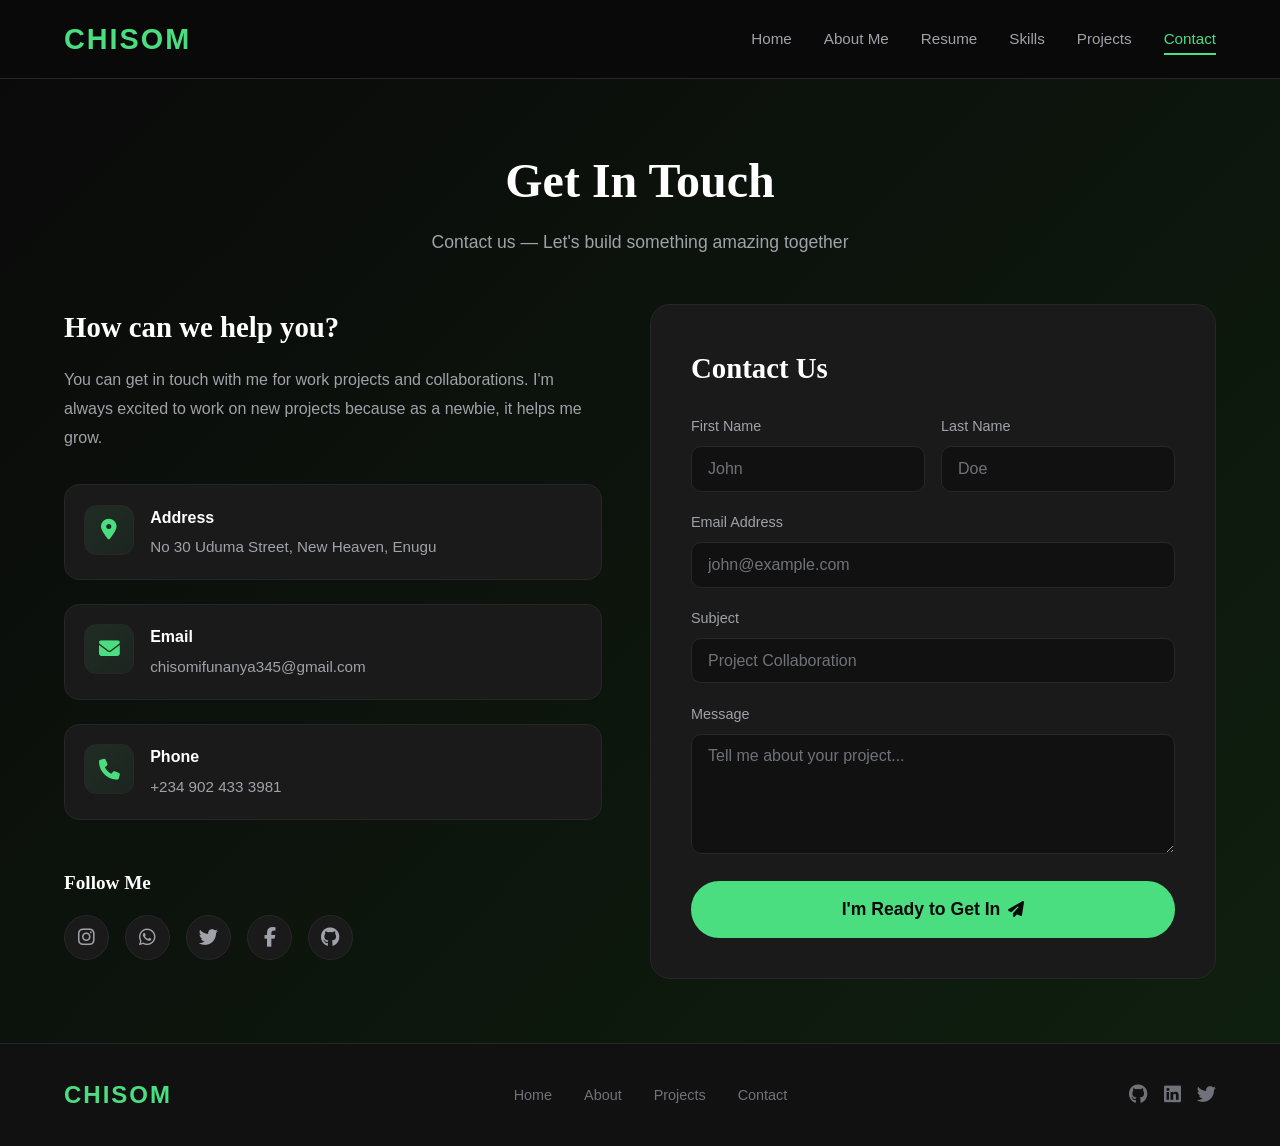
<file: html/contact.html>
<!DOCTYPE html>
<html lang="en">
<head>
    <meta charset="UTF-8">
    <meta name="viewport" content="width=device-width, initial-scale=1.0">
    <title>Contact | CHISOM</title>
    <link rel="stylesheet" href="../css/global.css">
    <link rel="stylesheet" href="../css/contact.css">
    <link rel="stylesheet" href="https://cdnjs.cloudflare.com/ajax/libs/font-awesome/6.4.0/css/all.min.css">
<base target="_blank">
</head>
<body>
    <!-- Navigation -->
    <nav class="navbar">
        <a href="index.html" class="logo">CHISOM</a>
        <div>
            <span></span>
            <span></span>
            <span></span>
        </div>
        <ul class="nav-links" id="navLinks">
            <li><a href="index.html">Home</a></li>
            <li><a href="about.html">About Me</a></li>
            <li><a href="resume.html">Resume</a></li>
            <li><a href="skills.html">Skills</a></li>
            <li><a href="projects.html">Projects</a></li>
            <li><a href="contact.html" class="active">Contact</a></li>
        </ul>
    </nav>

    <!-- Contact Section -->
    <section class="contact-section">
        <div class="contact-container">
            <div class="contact-header">
                <h1 class="page-title">Get In Touch</h1>
                <p class="page-subtitle">Contact us — Let's build something amazing together</p>
            </div>

            <div class="contact-content">
                <!-- Left Side - Contact Info -->
                <div class="contact-info-side">
                    <div class="info-header">
                        <h2>How can we help you?</h2>
                        <p>You can get in touch with me for work projects and collaborations. I'm always excited to work on new projects because as a newbie, it helps me grow.</p>
                    </div>

                    <div class="contact-details">
                        <div class="contact-item">
                            <div class="contact-icon">
                                <i class="fas fa-map-marker-alt"></i>
                            </div>
                            <div class="contact-detail">
                                <h3>Address</h3>
                                <p>No 30 Uduma Street, New Heaven, Enugu</p>
                            </div>
                        </div>

                        <div class="contact-item">
                            <div class="contact-icon">
                                <i class="fas fa-envelope"></i>
                            </div>
                            <div class="contact-detail">
                                <h3>Email</h3>
                                <a href="mailto:chisomifunanya345@gmail.com?subject=Project%20Inquiry">chisomifunanya345@gmail.com</a>
                            </div>
                        </div>

                        <div class="contact-item">
                            <div class="contact-icon">
                                <i class="fas fa-phone"></i>
                            </div>
                            <div class="contact-detail">
                                <h3>Phone</h3>
                                <a href="tel:+2349024333981">+234 902 433 3981</a>
                            </div>
                        </div>
                    </div>

                    <div class="social-section">
                        <h3>Follow Me</h3>
                        <div class="social-icons">
                            <a href="https://instagram.com" target="_blank" title="Instagram"><i class="fab fa-instagram"></i></a>
                            <a href="https://wa.me/2349024333981" target="_blank" title="WhatsApp"><i class="fab fa-whatsapp"></i></a>
                            <a href="https://twitter.com" target="_blank" title="Twitter"><i class="fab fa-twitter"></i></a>
                            <a href="https://facebook.com" target="_blank" title="Facebook"><i class="fab fa-facebook-f"></i></a>
                            <a href="https://github.com" target="_blank" title="GitHub"><i class="fab fa-github"></i></a>
                        </div>
                    </div>
                </div>

                <!-- Right Side - Contact Form -->
                <div class="contact-form-side">
                    <div class="form-container">
                        <h2 class="form-title">Contact Us</h2>
                        <form class="contact-form" action="#" method="POST">
                            <div class="form-row">
                                <div class="form-group">
                                    <label for="firstName">First Name</label>
                                    <input type="text" id="firstName" name="firstName" placeholder="John" required>
                                </div>
                                <div class="form-group">
                                    <label for="lastName">Last Name</label>
                                    <input type="text" id="lastName" name="lastName" placeholder="Doe" required>
                                </div>
                            </div>

                            <div class="form-group">
                                <label for="email">Email Address</label>
                                <input type="email" id="email" name="email" placeholder="john@example.com" required>
                            </div>

                            <div class="form-group">
                                <label for="subject">Subject</label>
                                <input type="text" id="subject" name="subject" placeholder="Project Collaboration" required>
                            </div>

                            <div class="form-group">
                                <label for="comment">Message</label>
                                <textarea id="comment" name="comment" rows="5" placeholder="Tell me about your project..." required></textarea>
                            </div>

                            <button type="submit" class="btn form-btn">
                                I'm Ready to Get In <i class="fas fa-paper-plane"></i>
                            </button>
                        </form>
                    </div>
                </div>
            </div>
        </div>
    </section>

    <!-- Footer -->
    <footer class="footer">
        <a href="index.html" class="footer-logo">CHISOM</a>
        <ul class="footer-links">
            <li><a href="index.html">Home</a></li>
            <li><a href="about.html">About</a></li>
            <li><a href="projects.html">Projects</a></li>
            <li><a href="contact.html">Contact</a></li>
        </ul>
        <div class="footer-social">
            <a href="https://github.com" target="_blank"><i class="fab fa-github"></i></a>
            <a href="https://linkedin.com" target="_blank"><i class="fab fa-linkedin"></i></a>
            <a href="https://twitter.com" target="_blank"><i class="fab fa-twitter"></i></a>
        </div>
    </footer>

   
</body>
</html>
</file>
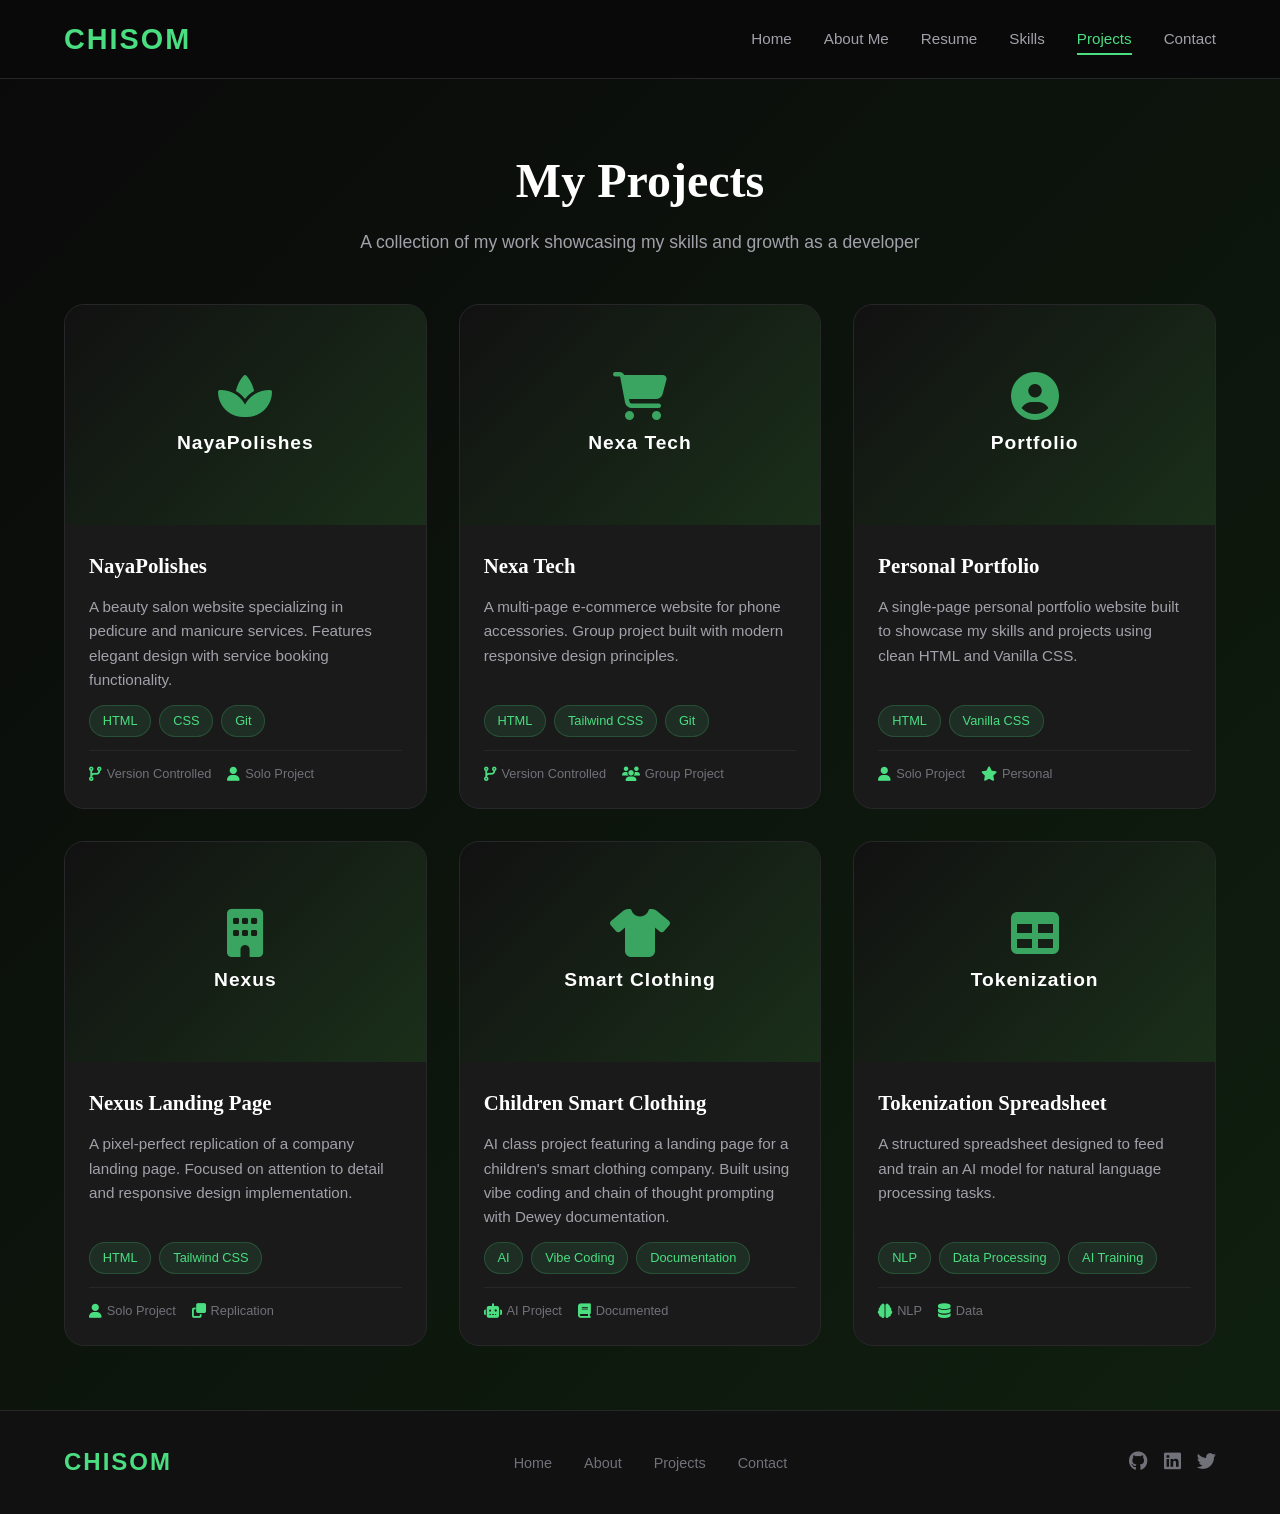
<file: html/projects.html>
<!DOCTYPE html>
<html lang="en">
<head>
    <meta charset="UTF-8">
    <meta name="viewport" content="width=device-width, initial-scale=1.0">
    <title>Projects | CHISOM</title>

    <link rel="stylesheet" href="../css/global.css">
    <link rel="stylesheet" href="../css/projects.css">
    <link rel="stylesheet" href="https://cdnjs.cloudflare.com/ajax/libs/font-awesome/6.4.0/css/all.min.css">
<base target="_blank">
</head>
<body>
    <!-- Navigation -->
    <nav class="navbar">
        <a href="index.html" class="logo">CHISOM</a>
        <div class="menu-toggle" onclick="toggleMenu()">
            <span></span>
            <span></span>
            <span></span>
        </div>
        <ul class="nav-links" id="navLinks">
            <li><a href="index.html">Home</a></li>
            <li><a href="about.html">About Me</a></li>
            <li><a href="resume.html">Resume</a></li>
            <li><a href="skills.html">Skills</a></li>
            <li><a href="projects.html" class="active">Projects</a></li>
            <li><a href="contact.html">Contact</a></li>
        </ul>
    </nav>

    <!-- Projects Section -->
    <!-- worked on the entire section to take my persona -->

    <section class="projects-section">
        <div class="projects-container">
            <div class="projects-header">
                <h1 class="page-title">My Projects</h1>
                <p class="page-subtitle">A collection of my work showcasing my skills and growth as a developer</p>
            </div>

            <div class="projects-grid">

                <!-- Project 1: NayaPolishes -->

                <div class="project-card">
                    <div class="project-image">
                        <div class="project-placeholder">
                            <i class="fas fa-spa"></i>
                            <span>NayaPolishes</span>
                        </div>
                        <div class="project-overlay">
                            <a href="https://chisomifunanya345-wq.github.io/nayapolishes/" class="project-link"><i class="fas fa-external-link-alt"></i></a>
                            <a href="https://github.com/chisomifunanya345-wq/nayapolishes.git" class="project-link"><i class="fab fa-github"></i></a>
                        </div>
                    </div>
                    <div class="project-info">
                        <h3 class="project-title">NayaPolishes</h3>
                        <p class="project-description">A beauty salon website specializing in pedicure and manicure services. Features elegant design with service booking functionality.</p>
                        <div class="project-tags">
                            <span class="tag">HTML</span>
                            <span class="tag">CSS</span>
                            <span class="tag">Git</span>
                        </div>

                        <div class="project-meta">
                            <span><i class="fas fa-code-branch"></i> Version Controlled</span>
                            <span><i class="fas fa-user"></i> Solo Project</span>
                        </div>
                    </div>
                </div>

                <!-- Project 2: Nexa Tech -->
                <div class="project-card">
                    <div class="project-image">
                        <div class="project-placeholder">
                            <i class="fas fa-shopping-cart"></i>
                            <span>Nexa Tech</span>
                        </div>
                        <div class="project-overlay">
                            <a href="https://chisomifunanya345-wq.github.io/e-commerce-product-showcase/" class="project-link"><i class="fas fa-external-link-alt"></i></a>
                            <a href="https://github.com/chisomifunanya345-wq/e-commerce-product-showcase.git" class="project-link"><i class="fab fa-github"></i></a>
                        </div>
                    </div>
                    <div class="project-info">
                        <h3 class="project-title">Nexa Tech</h3>
                        <p class="project-description">A multi-page e-commerce website for phone accessories. Group project built with modern responsive design principles.</p>
                        <div class="project-tags">
                            <span class="tag">HTML</span>
                            <span class="tag">Tailwind CSS</span>
                            <span class="tag">Git</span>
                        </div>
                        <div class="project-meta">
                            <span><i class="fas fa-code-branch"></i> Version Controlled</span>
                            <span><i class="fas fa-users"></i> Group Project</span>
                        </div>
                    </div>
                </div>

                <!-- Project 3: Personal Portfolio -->
                <div class="project-card">
                    <div class="project-image">
                        <div class="project-placeholder">
                            <i class="fas fa-user-circle"></i>
                            <span>Portfolio</span>
                        </div>
                        <div class="project-overlay">
                            <a href="https://chisomifunanya345-wq.github.io/ILOEJECHISOM_PORTFOLIO/" class="project-link"><i class="fas fa-external-link-alt"></i></a>
                            <a href="https://github.com/chisomifunanya345-wq/ILOEJECHISOM_PORTFOLIO.git" class="project-link"><i class="fab fa-github"></i></a>
                        </div>
                    </div>
                    <div class="project-info">
                        <h3 class="project-title">Personal Portfolio</h3>
                        <p class="project-description">A single-page personal portfolio website built to showcase my skills and projects using clean HTML and Vanilla CSS.</p>
                        <div class="project-tags">
                            <span class="tag">HTML</span>
                            <span class="tag">Vanilla CSS</span>
                        </div>
                        <div class="project-meta">
                            <span><i class="fas fa-user"></i> Solo Project</span>
                            <span><i class="fas fa-star"></i> Personal</span>
                        </div>
                    </div>
                </div>

                <!-- Project 4: Nexus Landing Page -->
                <div class="project-card">
                    <div class="project-image">
                        <div class="project-placeholder">
                            <i class="fas fa-building"></i>
                            <span>Nexus</span>
                        </div>
                        <div class="project-overlay">
                            <a href="https://chisomifunanya345-wq.github.io/tailwind_css_personal_project/" class="project-link"><i class="fas fa-external-link-alt"></i></a>
                            <a href="https://github.com/chisomifunanya345-wq/tailwind_css_personal_project.git" class="project-link"><i class="fab fa-github"></i></a>
                        </div>
                    </div>
                    <div class="project-info">
                        <h3 class="project-title">Nexus Landing Page</h3>
                        <p class="project-description">A pixel-perfect replication of a company landing page. Focused on attention to detail and responsive design implementation.</p>
                        <div class="project-tags">
                            <span class="tag">HTML</span>
                            <span class="tag">Tailwind CSS</span>
                        </div>
                        <div class="project-meta">
                            <span><i class="fas fa-user"></i> Solo Project</span>
                            <span><i class="fas fa-clone"></i> Replication</span>
                        </div>
                    </div>
                </div>

                <!-- Project 5: Smart Clothing AI -->
                <div class="project-card">
                    <div class="project-image">
                        <div class="project-placeholder">
                            <i class="fas fa-tshirt"></i>
                            <span>Smart Clothing</span>
                        </div>
                        <div class="project-overlay">
                            <a href="#" class="project-link"><i class="fas fa-external-link-alt"></i></a>
                            <a href="#" class="project-link"><i class="fab fa-github"></i></a>
                        </div>
                    </div>
                    <div class="project-info">
                        <h3 class="project-title">Children Smart Clothing</h3>
                        <p class="project-description">AI class project featuring a landing page for a children's smart clothing company. Built using vibe coding and chain of thought prompting with Dewey documentation.</p>
                        <div class="project-tags">
                            <span class="tag">AI</span>
                            <span class="tag">Vibe Coding</span>
                            <span class="tag">Documentation</span>
                        </div>
                        <div class="project-meta">
                            <span><i class="fas fa-robot"></i> AI Project</span>
                            <span><i class="fas fa-book"></i> Documented</span>
                        </div>
                    </div>
                </div>

                <!-- Project 6: Tokenization Spreadsheet -->
                <div class="project-card">
                    <div class="project-image">
                        <div class="project-placeholder">
                            <i class="fas fa-table"></i>
                            <span>Tokenization</span>
                        </div>
                        <div class="project-overlay">
                            <a href="#" class="project-link"><i class="fas fa-external-link-alt"></i></a>
                            <a href="#" class="project-link"><i class="fab fa-github"></i></a>
                        </div>
                    </div>
                    <div class="project-info">
                        <h3 class="project-title">Tokenization Spreadsheet</h3>
                        <p class="project-description">A structured spreadsheet designed to feed and train an AI model for natural language processing tasks.</p>
                        <div class="project-tags">
                            <span class="tag">NLP</span>
                            <span class="tag">Data Processing</span>
                            <span class="tag">AI Training</span>
                        </div>
                        <div class="project-meta">
                            <span><i class="fas fa-brain"></i> NLP</span>
                            <span><i class="fas fa-database"></i> Data</span>
                        </div>
                    </div>
                </div>
            </div>
        </div>
    </section>

    <!-- Footer -->
    <footer class="footer">
        <a href="index.html" class="footer-logo">CHISOM</a>
        <ul class="footer-links">
            <li><a href="index.html">Home</a></li>
            <li><a href="about.html">About</a></li>
            <li><a href="projects.html">Projects</a></li>
            <li><a href="contact.html">Contact</a></li>
        </ul>
        <div class="footer-social">
            <a href="https://github.com" target="_blank"><i class="fab fa-github"></i></a>
            <a href="https://linkedin.com" target="_blank"><i class="fab fa-linkedin"></i></a>
            <a href="https://twitter.com" target="_blank"><i class="fab fa-twitter"></i></a>
        </div>
    </footer>

    
</body>
</html>
</file>
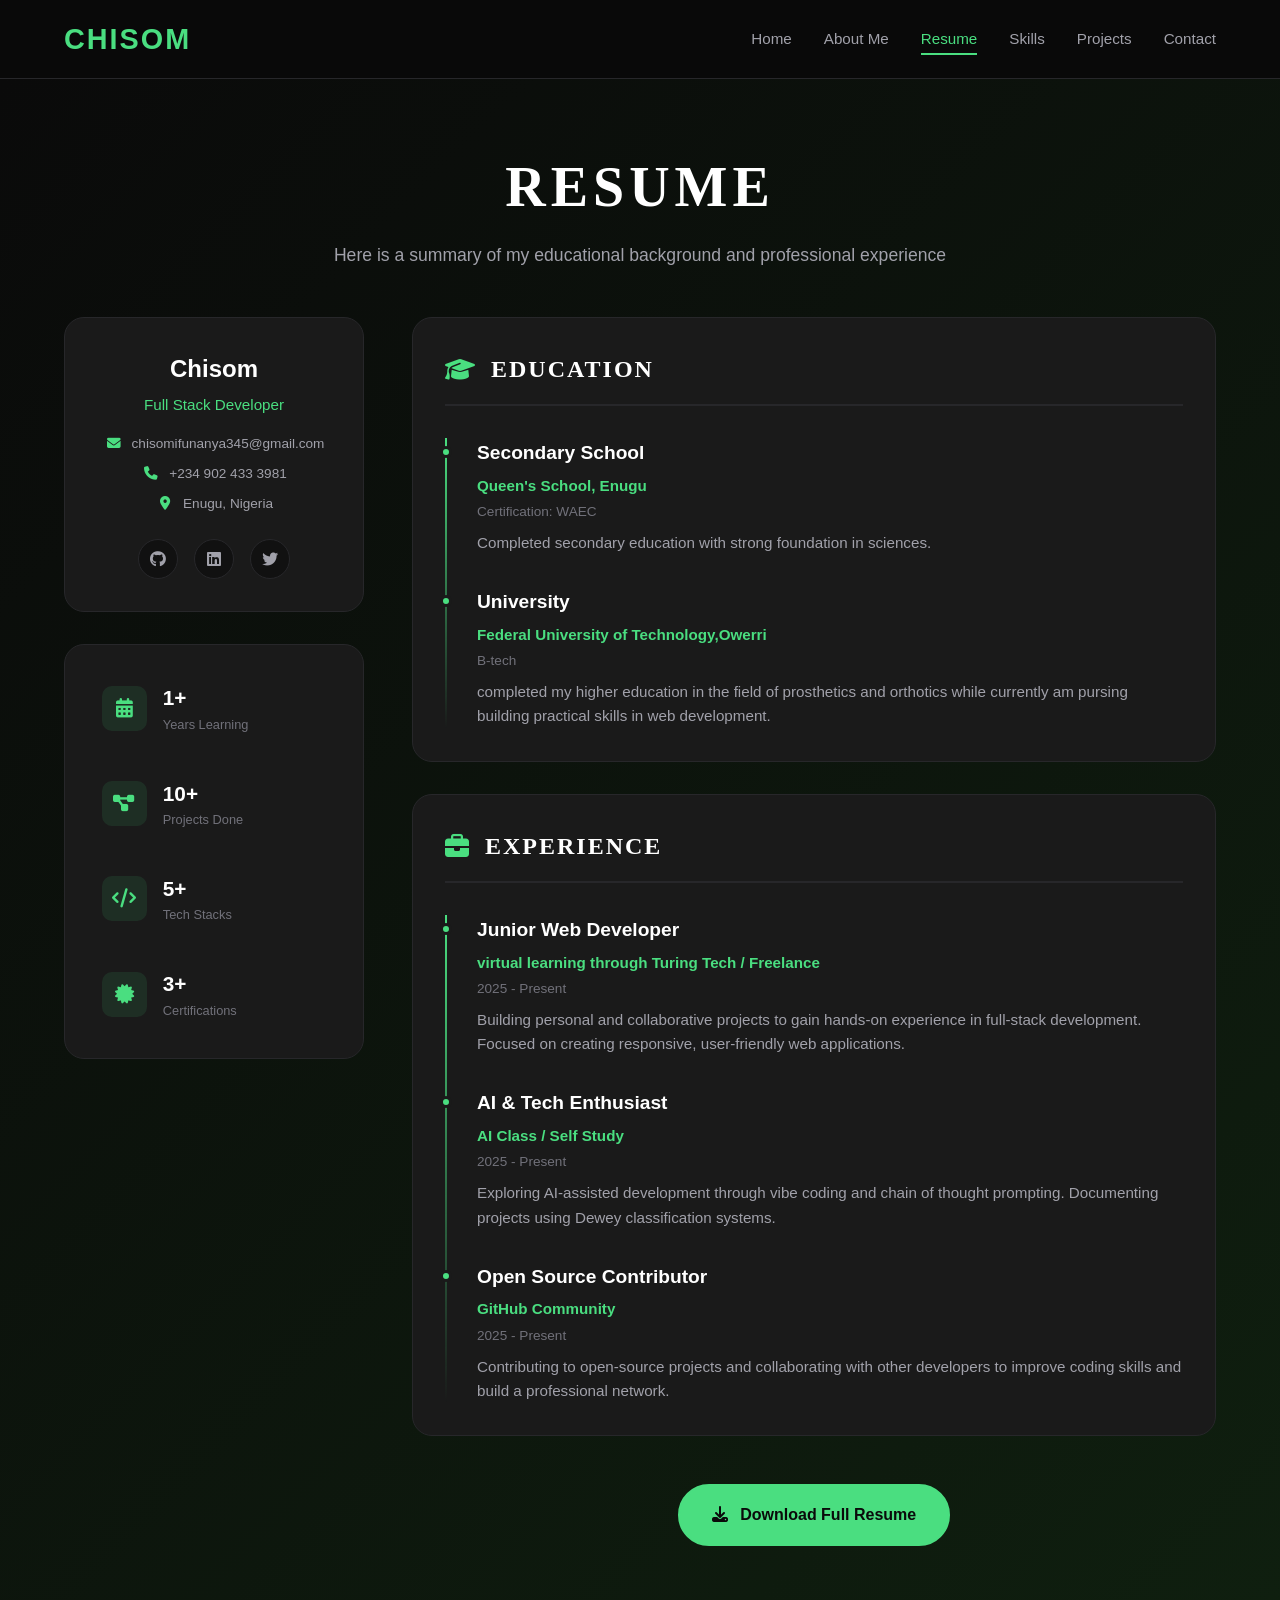
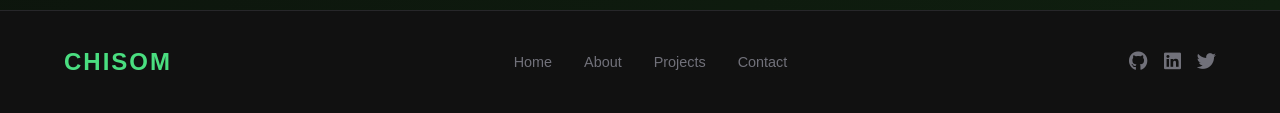
<file: html/resume.html>
<!DOCTYPE html>
<html lang="en">
<head>
    <meta charset="UTF-8">
    <meta name="viewport" content="width=device-width, initial-scale=1.0">
    <title>Resume | CHISOM</title>
    <link rel="stylesheet" href="../css/resume.css">
    <link rel="stylesheet" href="../css/global.css">
    <link rel="stylesheet" href="https://cdnjs.cloudflare.com/ajax/libs/font-awesome/6.4.0/css/all.min.css">
<base target="_blank">
</head>
<body>
    <!-- Navigation -->
    <nav class="navbar">
        <a href="index.html" class="logo">CHISOM</a>
        <div class="menu-toggle" onclick="toggleMenu()">
            <span></span>
            <span></span>
            <span></span>
        </div>
        <ul class="nav-links" id="navLinks">
            <li><a href="index.html">Home</a></li>
            <li><a href="about.html">About Me</a></li>
            <li><a href="resume.html" class="active">Resume</a></li>
            <li><a href="skills.html">Skills</a></li>
            <li><a href="projects.html">Projects</a></li>
            <li><a href="contact.html">Contact</a></li>
        </ul>
    </nav>

    <!-- Resume Section -->
    <section class="resume-section">
        <div class="resume-container">
            <div class="resume-header">
                <h1 class="page-title">RESUME</h1>
                <p class="page-subtitle">Here is a summary of my educational background and professional experience</p>
            </div>

            <div class="resume-content">
                <!-- Left Column -->
                <div class="resume-left">
                    <!-- Profile Card -->
                    <div class="profile-card">
                        <h2 class="profile-name">Chisom</h2>
                        <p class="profile-title">Full Stack Developer</p>
                        <div class="profile-contact">
                            <p><i class="fas fa-envelope"></i> chisomifunanya345@gmail.com</p>
                            <p><i class="fas fa-phone"></i> +234 902 433 3981</p>
                            <p><i class="fas fa-map-marker-alt"></i> Enugu, Nigeria</p>
                        </div>
                        <div class="profile-social">
                            <a href="https://github.com" target="_blank"><i class="fab fa-github"></i></a>
                            <a href="https://linkedin.com" target="_blank"><i class="fab fa-linkedin"></i></a>
                            <a href="https://twitter.com" target="_blank"><i class="fab fa-twitter"></i></a>
                        </div>
                    </div>

                    <!-- Quick Stats -->
                    <div class="stats-card">
                        <div class="stat-item">
                            <span class="stat-icon"><i class="fas fa-calendar-alt"></i></span>
                            <div class="stat-info">
                                <span class="stat-value">1+</span>
                                <span class="stat-label">Years Learning</span>
                            </div>
                        </div>
                        <div class="stat-item">
                            <span class="stat-icon"><i class="fas fa-project-diagram"></i></span>
                            <div class="stat-info">
                                <span class="stat-value">10+</span>
                                <span class="stat-label">Projects Done</span>
                            </div>
                        </div>
                        <div class="stat-item">
                            <span class="stat-icon"><i class="fas fa-code"></i></span>
                            <div class="stat-info">
                                <span class="stat-value">5+</span>
                                <span class="stat-label">Tech Stacks</span>
                            </div>
                        </div>
                        <div class="stat-item">
                            <span class="stat-icon"><i class="fas fa-certificate"></i></span>
                            <div class="stat-info">
                                <span class="stat-value">3+</span>
                                <span class="stat-label">Certifications</span>
                            </div>
                        </div>
                    </div>
                </div>

                <!-- Right Column -->
                <div class="resume-right">
                    <!-- Education Section -->
                    <div class="resume-block">
                        <div class="block-header">
                            <i class="fas fa-graduation-cap"></i>
                            <h2>EDUCATION</h2>
                        </div>

                        <div class="timeline">
                            <div class="timeline-item">
                                <div class="timeline-dot"></div>
                                <div class="timeline-content">
                                    <h3>Secondary School</h3>
                                    <span class="timeline-institution">Queen's School, Enugu</span>
                                    <span class="timeline-cert">Certification: WAEC</span>
                                    <p>Completed secondary education with strong foundation in sciences.</p>
                                </div>
                            </div>

                            <div class="timeline-item">
                                <div class="timeline-dot"></div>
                                <div class="timeline-content">
                                    <h3>University</h3>
                                    <span class="timeline-institution">Federal University of Technology,Owerri</span>
                                    <span class="timeline-cert">B-tech</span>
                                    <p>completed my higher education in the field of prosthetics and orthotics while currently am pursing building practical skills in web development.</p>
                                </div>
                            </div>
                        </div>
                    </div>

                    <!-- Experience Section -->
                    <div class="resume-block">
                        <div class="block-header">
                            <i class="fas fa-briefcase"></i>
                            <h2>EXPERIENCE</h2>
                        </div>

                        <div class="timeline">
                            <div class="timeline-item">
                                <div class="timeline-dot"></div>
                                <div class="timeline-content">
                                    <h3>Junior Web Developer</h3>
                                    <span class="timeline-institution">virtual learning through Turing Tech / Freelance</span>
                                    <span class="timeline-cert">2025 - Present</span>
                                    <p>Building personal and collaborative projects to gain hands-on experience in full-stack development. Focused on creating responsive, user-friendly web applications.</p>
                                </div>
                            </div>

                            <div class="timeline-item">
                                <div class="timeline-dot"></div>
                                <div class="timeline-content">
                                    <h3>AI & Tech Enthusiast</h3>
                                    <span class="timeline-institution">AI Class / Self Study</span>
                                    <span class="timeline-cert">2025 - Present</span>
                                    <p>Exploring AI-assisted development through vibe coding and chain of thought prompting. Documenting projects using Dewey classification systems.</p>
                                </div>
                            </div>

                            <div class="timeline-item">
                                <div class="timeline-dot"></div>
                                <div class="timeline-content">
                                    <h3>Open Source Contributor</h3>
                                    <span class="timeline-institution">GitHub Community</span>
                                    <span class="timeline-cert">2025 - Present</span>
                                    <p>Contributing to open-source projects and collaborating with other developers to improve coding skills and build a professional network.</p>
                                </div>
                            </div>
                        </div>
                    </div>

                    <!-- Download Button -->
                    <div class="resume-download">
                        <a href="#" class="btn" onclick="alert('Resume download coming soon!')">
                            <i class="fas fa-download"></i> Download Full Resume
                        </a>
                    </div>
                </div>
            </div>
        </div>
    </section>

    <!-- Footer -->
    <footer class="footer">
        <a href="index.html" class="footer-logo">CHISOM</a>
        <ul class="footer-links">
            <li><a href="index.html">Home</a></li>
            <li><a href="about.html">About</a></li>
            <li><a href="projects.html">Projects</a></li>
            <li><a href="contact.html">Contact</a></li>
        </ul>
        <div class="footer-social">
            <a href="https://github.com" target="_blank"><i class="fab fa-github"></i></a>
            <a href="https://linkedin.com" target="_blank"><i class="fab fa-linkedin"></i></a>
            <a href="https://twitter.com" target="_blank"><i class="fab fa-twitter"></i></a>
        </div>
    </footer>

    
</body>
</html>
</file>
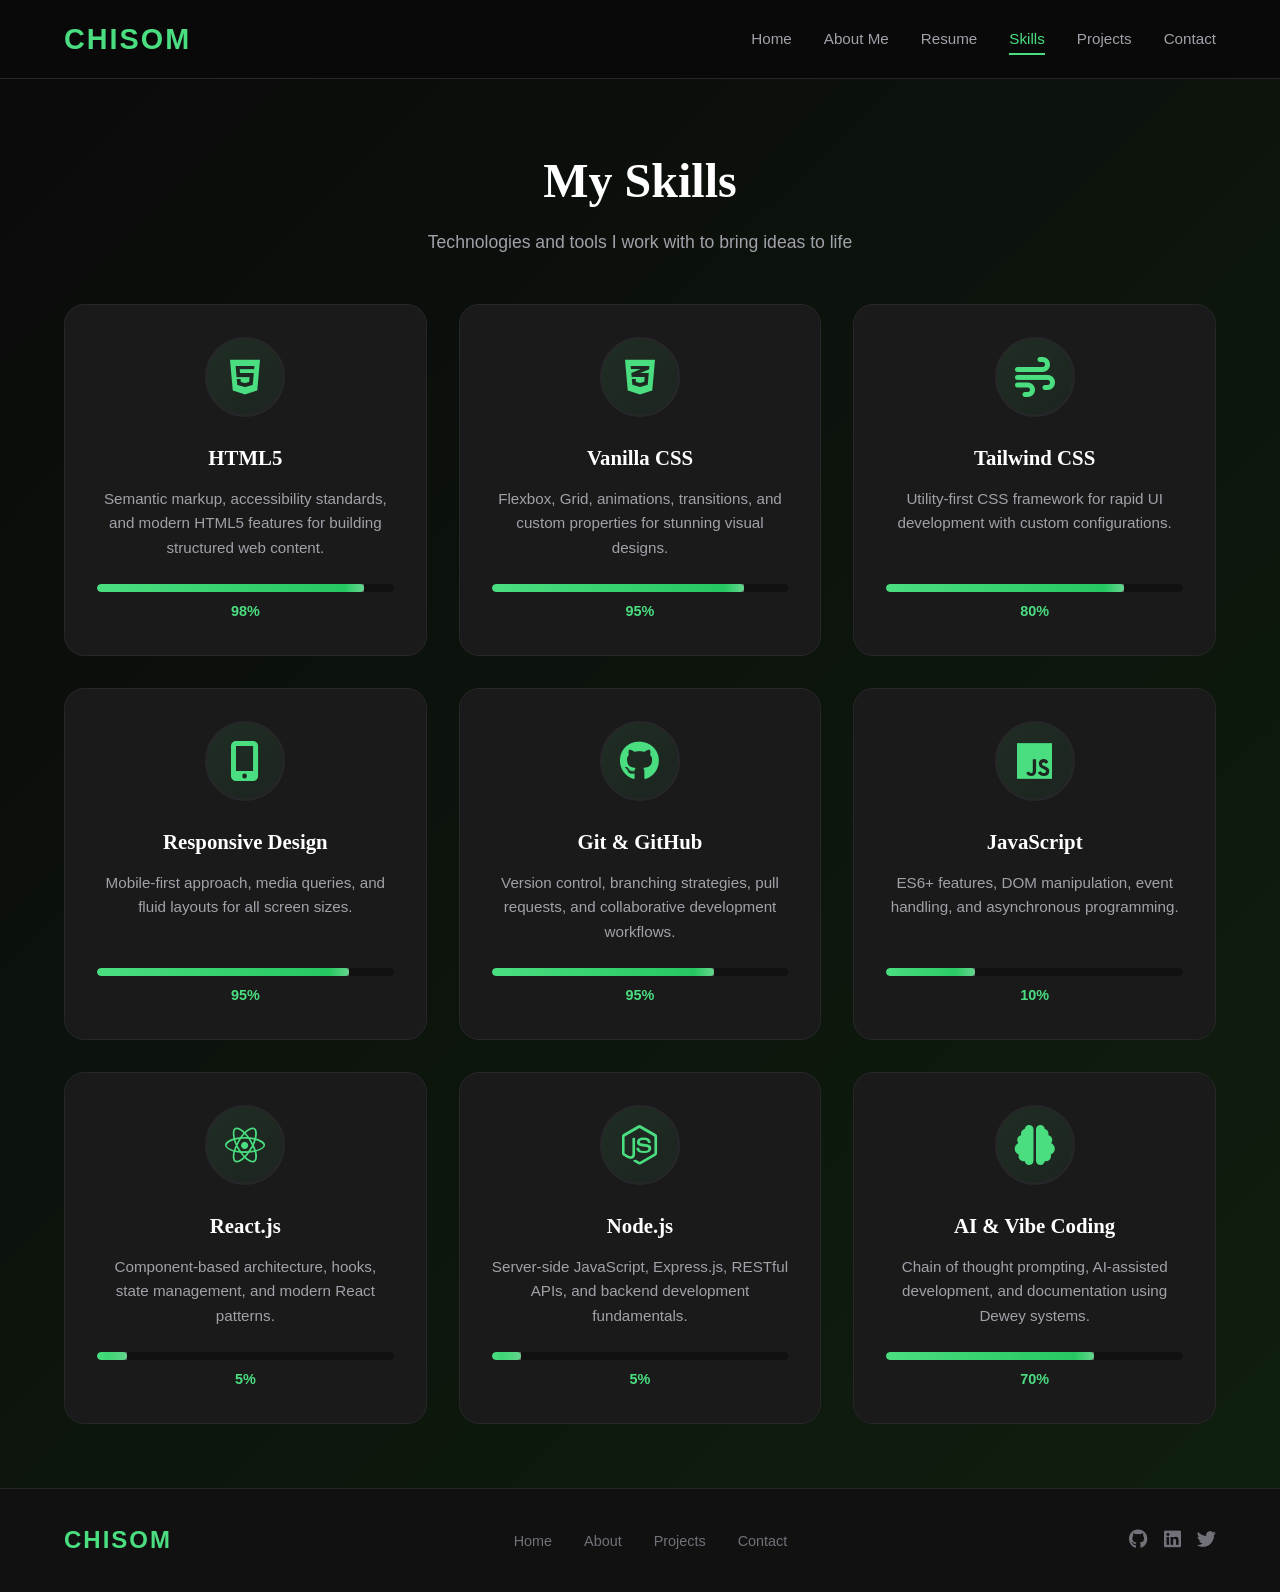
<file: html/skills.html>
<!DOCTYPE html>
<html lang="en">
<head>
    <meta charset="UTF-8">
    <meta name="viewport" content="width=device-width, initial-scale=1.0">
    <title>Skills | CHISOM</title>
    <link rel="stylesheet" href="../css/global.css">
    <link rel="stylesheet" href="../css/skills.css">
    <link rel="stylesheet" href="https://cdnjs.cloudflare.com/ajax/libs/font-awesome/6.4.0/css/all.min.css">
<base target="_blank">
</head>
<body>
    <!-- Navigation -->
    <nav class="navbar">
        <a href="index.html" class="logo">CHISOM</a>
        <div class="menu-toggle" onclick="toggleMenu()">
            <span></span>
            <span></span>
            <span></span>
        </div>
        <ul class="nav-links" id="navLinks">
            <li><a href="index.html">Home</a></li>
            <li><a href="about.html">About Me</a></li>
            <li><a href="resume.html">Resume</a></li>
            <li><a href="skills.html" class="active">Skills</a></li>
            <li><a href="projects.html">Projects</a></li>
            <li><a href="contact.html">Contact</a></li>
        </ul>
    </nav>

    <!-- Skills Section -->
     <!-- changed the skill progress and percetage levels -->
    <section class="skills-section">
        <div class="skills-container">
            <div class="skills-header">
                <h1 class="page-title">My Skills</h1>
                <p class="page-subtitle">Technologies and tools I work with to bring ideas to life</p>
            </div>

            <div class="skills-grid">
                <!-- HTML -->
                <div class="skill-card">
                    <div class="skill-icon">
                        <i class="fab fa-html5"></i>
                    </div>
                    <h3 class="skill-name">HTML5</h3>
                    <p class="skill-description">Semantic markup, accessibility standards, and modern HTML5 features for building structured web content.</p>
                    <div class="skill-level">
                        <div class="skill-progress" style="width: 90%"></div>
                    </div>
                    <span class="skill-percent">98%</span>
                </div>

                <!-- CSS -->
                <div class="skill-card">
                    <div class="skill-icon">
                        <i class="fab fa-css3-alt"></i>
                    </div>
                    <h3 class="skill-name">Vanilla CSS</h3>
                    <p class="skill-description">Flexbox, Grid, animations, transitions, and custom properties for stunning visual designs.</p>
                    <div class="skill-level">
                        <div class="skill-progress" style="width: 85%"></div>
                    </div>
                    <span class="skill-percent">95%</span>
                </div>

                <!-- Tailwind CSS -->
                <div class="skill-card">
                    <div class="skill-icon">
                        <i class="fas fa-wind"></i>
                    </div>
                    <h3 class="skill-name">Tailwind CSS</h3>
                    <p class="skill-description">Utility-first CSS framework for rapid UI development with custom configurations.</p>
                    <div class="skill-level">
                        <div class="skill-progress" style="width: 80%"></div>
                    </div>
                    <span class="skill-percent">80%</span>
                </div>

                <!-- Responsive Design -->
                <div class="skill-card">
                    <div class="skill-icon">
                        <i class="fas fa-mobile-alt"></i>
                    </div>
                    <h3 class="skill-name">Responsive Design</h3>
                    <p class="skill-description">Mobile-first approach, media queries, and fluid layouts for all screen sizes.</p>
                    <div class="skill-level">
                        <div class="skill-progress" style="width: 85%"></div>
                    </div>
                    <span class="skill-percent">95%</span>
                </div>

                <!-- Git & GitHub -->
                <div class="skill-card">
                    <div class="skill-icon">
                        <i class="fab fa-github"></i>
                    </div>
                    <h3 class="skill-name">Git & GitHub</h3>
                    <p class="skill-description">Version control, branching strategies, pull requests, and collaborative development workflows.</p>
                    <div class="skill-level">
                        <div class="skill-progress" style="width: 75%"></div>
                    </div>
                    <span class="skill-percent">95%</span>
                </div>

                <!-- JavaScript -->
                <div class="skill-card">
                    <div class="skill-icon">
                        <i class="fab fa-js"></i>
                    </div>
                    <h3 class="skill-name">JavaScript</h3>
                    <p class="skill-description">ES6+ features, DOM manipulation, event handling, and asynchronous programming.</p>
                    <div class="skill-level">
                        <div class="skill-progress" style="width: 30%"></div>
                    </div>
                    <span class="skill-percent">10%</span>
                </div>

                <!-- React.js -->
                <div class="skill-card">
                    <div class="skill-icon">
                        <i class="fab fa-react"></i>
                    </div>
                    <h3 class="skill-name">React.js</h3>
                    <p class="skill-description">Component-based architecture, hooks, state management, and modern React patterns.</p>
                    <div class="skill-level">
                        <div class="skill-progress" style="width: 10%"></div>
                    </div>
                    <span class="skill-percent">5%</span>
                </div>

                <!-- Node.js -->
                <div class="skill-card">
                    <div class="skill-icon">
                        <i class="fab fa-node-js"></i>
                    </div>
                    <h3 class="skill-name">Node.js</h3>
                    <p class="skill-description">Server-side JavaScript, Express.js, RESTful APIs, and backend development fundamentals.</p>
                    <div class="skill-level">
                        <div class="skill-progress" style="width: 10%"></div>
                    </div>
                    <span class="skill-percent">5%</span>
                </div>

                <!-- AI & Prompting -->
                <div class="skill-card">
                    <div class="skill-icon">
                        <i class="fas fa-brain"></i>
                    </div>
                    <h3 class="skill-name">AI & Vibe Coding</h3>
                    <p class="skill-description">Chain of thought prompting, AI-assisted development, and documentation using Dewey systems.</p>
                    <div class="skill-level">
                        <div class="skill-progress" style="width: 70%"></div>
                    </div>
                    <span class="skill-percent">70%</span>
                </div>
            </div>
        </div>
    </section>

    <!-- Footer -->
    <footer class="footer">
        <a href="index.html" class="footer-logo">CHISOM</a>
        <ul class="footer-links">
            <li><a href="index.html">Home</a></li>
            <li><a href="about.html">About</a></li>
            <li><a href="projects.html">Projects</a></li>
            <li><a href="contact.html">Contact</a></li>
        </ul>
        <div class="footer-social">
            <a href="https://github.com" target="_blank"><i class="fab fa-github"></i></a>
            <a href="https://linkedin.com" target="_blank"><i class="fab fa-linkedin"></i></a>
            <a href="https://twitter.com" target="_blank"><i class="fab fa-twitter"></i></a>
        </div>
    </footer>

    
</body>
</html>
</file>
<file: css/global.css>
/* ===== GLOBAL STYLES & CSS VARIABLES ===== */
:root {
    --bg-primary: #0a0a0a;
    --bg-secondary: #111111;
    --bg-card: #1a1a1a;
    --accent: #4ade80;
    --accent-hover: #22c55e;
    --text-primary: #ffffff;
    --text-secondary: #a1a1aa;
    --text-muted: #71717a;
    --border: #27272a;
    --transition: all 0.3s ease;
    --font-primary: 'Segoe UI', Tahoma, Geneva, Verdana, sans-serif;
    --font-heading: 'Georgia', 'Times New Roman', serif;
}

* {
    margin: 0;
    padding: 0;
    box-sizing: border-box;
}

html {
    scroll-behavior: smooth;
}

body {
    font-family: var(--font-primary);
    background-color: var(--bg-primary);
    color: var(--text-primary);
    line-height: 1.6;
    min-height: 100vh;
    display: flex;
    flex-direction: column;
}

/* ===== ANIMATED LOGO ===== */
@keyframes slideInLeft {
    from {
        transform: translateX(-100px);
        opacity: 0;
    }
    to {
        transform: translateX(0);
        opacity: 1;
    }
}

.logo {
    font-size: 1.8rem;
    font-weight: 700;
    color: var(--accent);
    text-decoration: none;
    letter-spacing: 2px;
    animation: slideInLeft 1s ease-out forwards;
    display: inline-block;
}

/* ===== NAVIGATION ===== */
.navbar {
    position: sticky;
    top: 0;
    z-index: 1000;
    background-color: rgba(10, 10, 10, 0.95);
    backdrop-filter: blur(10px);
    border-bottom: 1px solid var(--border);
    padding: 1rem 5%;
    display: flex;
    justify-content: space-between;
    align-items: center;
}

.nav-links {
    display: flex;
    list-style: none;
    gap: 2rem;
}

.nav-links a {
    color: var(--text-secondary);
    text-decoration: none;
    font-size: 0.95rem;
    font-weight: 500;
    transition: var(--transition);
    position: relative;
    padding: 0.5rem 0;
}

.nav-links a::after {
    content: '';
    position: absolute;
    bottom: 0;
    left: 0;
    width: 0;
    height: 2px;
    background-color: var(--accent);
    transition: var(--transition);
}

.nav-links a:hover {
    color: var(--accent);
}

.nav-links a:hover::after {
    width: 100%;
}

.nav-links a.active {
    color: var(--accent);
}

.nav-links a.active::after {
    width: 100%;
}

/* ===== FOOTER ===== */
.footer {
    background-color: var(--bg-secondary);
    border-top: 1px solid var(--border);
    padding: 2rem 5%;
    margin-top: auto;
    display: flex;
    justify-content: space-between;
    align-items: center;
}

.footer-logo {
    font-size: 1.5rem;
    font-weight: 700;
    color: var(--accent);
    text-decoration: none;
    letter-spacing: 2px;
}

.footer-links {
    display: flex;
    list-style: none;
    gap: 2rem;
}

.footer-links a {
    color: var(--text-muted);
    text-decoration: none;
    font-size: 0.9rem;
    transition: var(--transition);
}

.footer-links a:hover {
    color: var(--accent);
}

.footer-social {
    display: flex;
    gap: 1rem;
}

.footer-social a {
    color: var(--text-muted);
    font-size: 1.2rem;
    transition: var(--transition);
}

.footer-social a:hover {
    color: var(--accent);
    transform: translateY(-3px);
}

/* ===== BUTTONS ===== */
.btn {
    display: inline-block;
    padding: 0.8rem 2rem;
    background-color: var(--accent);
    color: var(--bg-primary);
    text-decoration: none;
    border-radius: 50px;
    font-weight: 600;
    transition: var(--transition);
    border: 2px solid var(--accent);
    cursor: pointer;
    font-size: 1rem;
}

.btn:hover {
    background-color: transparent;
    color: var(--accent);
    transform: translateY(-2px);
    box-shadow: 0 10px 20px rgba(74, 222, 128, 0.2);
}

.btn-outline {
    background-color: transparent;
    color: var(--accent);
}

.btn-outline:hover {
    background-color: var(--accent);
    color: var(--bg-primary);
}

/* ===== UTILITY ===== */
.container {
    max-width: 1200px;
    margin: 0 auto;
    padding: 0 5%;
}

.section-padding {
    padding: 4rem 5%;
}

.page-title {
    font-size: 3rem;
    font-weight: 700;
    color: var(--text-primary);
    margin-bottom: 0.5rem;
    font-family: var(--font-heading);
}

.page-subtitle {
    font-size: 1.1rem;
    color: var(--text-secondary);
    margin-bottom: 2rem;
}




.menu-toggle span {
    width: 25px;
    height: 2px;
    background-color: var(--accent);
    transition: var(--transition);
} 

/* Responsive */
@media (max-width: 768px) {
    .nav-links {
        display: none;
        position: absolute;
        top: 100%;
        left: 0;
        width: 100%;
        background-color: var(--bg-secondary);
        flex-direction: column;
        padding: 1rem 5%;
        gap: 1rem;
        border-bottom: 1px solid var(--border);
    }

    .nav-links.active {
        display: flex;
    }

    .menu-toggle {
        display: flex;
    }

    .footer {
        flex-direction: column;
        gap: 1.5rem;
        text-align: center;
    }

    .page-title {
        font-size: 2rem;
    }
}
</file>
<file: css/index.css>
/* ===== HOME PAGE STYLES ===== */

.hero {
    min-height: calc(100vh - 70px);
    display: flex;
    align-items: center;
    justify-content: center;
    position: relative;
    overflow: hidden;
    background: linear-gradient(135deg, var(--bg-primary) 0%, #0f1f0f 100%);
}

.hero::before {
    content: '';
    position: absolute;
    top: -50%;
    right: -20%;
    width: 600px;
    height: 600px;
    background: radial-gradient(circle, rgba(74, 222, 128, 0.1) 0%, transparent 70%);
    border-radius: 50%;
}

.hero-content {
    display: grid;
    grid-template-columns: 1fr 1.2fr 1fr;
    gap: 2rem;
    align-items: center;
    max-width: 1400px;
    width: 100%;
    padding: 2rem 5%;
    position: relative;
    z-index: 1;
}

/* Hero Text Left */
.hero-text {
    display: flex;
    flex-direction: column;
    gap: 1rem;
}

.hero-greeting {
    font-size: 1.1rem;
    color: var(--text-secondary);
    font-weight: 500;
}

.hero-name {
    font-size: 5rem;
    font-weight: 800;
    color: var(--accent);
    letter-spacing: 4px;
    line-height: 1;
    text-shadow: 0 0 40px rgba(74, 222, 128, 0.3);
    font-family: var(--font-heading);
}

.hero-year {
    font-size: 0.9rem;
    color: var(--text-muted);
    letter-spacing: 2px;
}

.hero-contact {
    margin-top: 2rem;
    display: flex;
    flex-direction: column;
    gap: 0.5rem;
}

.hero-contact p {
    font-size: 0.85rem;
    color: var(--text-muted);
}

.hero-contact a {
    color: var(--text-secondary);
    text-decoration: none;
    transition: var(--transition);
}

.hero-contact a:hover {
    color: var(--accent);
}

.hero-contact i {
    color: var(--accent);
    margin-right: 0.5rem;
    width: 20px;
}

/* Hero Image Center */
.hero-image-container {
    display: flex;
    justify-content: center;
    align-items: center;
    position: relative;
}

.hero-image-wrapper {
    position: relative;
    width: 100%;
    max-width: 450px;
    border-radius: 20px;
    overflow: hidden;
    box-shadow: 0 20px 60px rgba(0, 0, 0, 0.5);
}

.hero-image {
    width: 100%;
    height: auto;
    display: block;
    filter: contrast(1.1) saturate(0.9);
    transition: var(--transition);
}

.hero-image-overlay {
    position: absolute;
    bottom: 0;
    left: 0;
    right: 0;
    height: 60%;
    background: linear-gradient(to top, var(--bg-primary) 0%, transparent 100%);
    pointer-events: none;
}

.hero-image-wrapper::before {
    content: '';
    position: absolute;
    top: 0;
    left: 0;
    right: 0;
    bottom: 0;
    background: linear-gradient(135deg, rgba(74, 222, 128, 0.1) 0%, transparent 50%);
    z-index: 1;
    pointer-events: none;
}

.hero-image-wrapper:hover .hero-image {
    transform: scale(1.02);
}

/* Hero Info Right */
.hero-info {
    display: flex;
    flex-direction: column;
    gap: 1.5rem;
    align-items: flex-start;
}

.hero-description {
    font-size: 0.95rem;
    color: var(--text-secondary);
    line-height: 1.8;
    max-width: 350px;
}

.hero-socials {
    display: flex;
    flex-wrap: wrap;
    gap: 1rem;
}

.hero-socials a {
    color: var(--text-muted);
    text-decoration: none;
    font-size: 0.85rem;
    transition: var(--transition);
    display: flex;
    align-items: center;
    gap: 0.3rem;
}

.hero-socials a:hover {
    color: var(--accent);
}

.hero-socials i {
    font-size: 1rem;
}

.hero-cta {
    margin-top: 1rem;
    padding: 1rem 2.5rem;
    font-size: 1.1rem;
}

/* Scroll Indicator */
.scroll-indicator {
    position: absolute;
    right: 2rem;
    bottom: 3rem;
    display: flex;
    flex-direction: column;
    align-items: center;
    gap: 0.5rem;
}

.scroll-text {
    writing-mode: vertical-rl;
    font-size: 0.75rem;
    letter-spacing: 3px;
    color: var(--text-muted);
    text-transform: uppercase;
}

.scroll-line {
    width: 1px;
    height: 60px;
    background: linear-gradient(to bottom, var(--accent), transparent);
    animation: scrollPulse 2s infinite;
}

@keyframes scrollPulse {
    0%, 100% { opacity: 1; }
    50% { opacity: 0.3; }
}

/* Responsive */
@media (max-width: 1024px) {
    .hero-content {
        grid-template-columns: 1fr;
        text-align: center;
    }

    .hero-name {
        font-size: 3.5rem;
    }

    .hero-info {
        align-items: center;
    }

    .hero-description {
        max-width: 500px;
    }

    .hero-image-wrapper {
        max-width: 350px;
    }

    .scroll-indicator {
        display: none;
    }
}

@media (max-width: 768px) {
    .hero-name {
        font-size: 2.5rem;
    }

    .hero-contact {
        align-items: center;
    }

    .hero-socials {
        justify-content: center;
    }
}
</file>
<file: css/about.css>
/* ===== ABOUT PAGE STYLES ===== */

.about-section {
    min-height: calc(100vh - 140px);
    display: flex;
    align-items: center;
    background: linear-gradient(135deg, var(--bg-primary) 0%, #0f1f0f 100%);
    padding: 4rem 5%;
}

.about-container {
    max-width: 1400px;
    margin: 0 auto;
    display: grid;
    grid-template-columns: 1fr 1.5fr;
    gap: 4rem;
    align-items: start;
    width: 100%;
}

/* Image Side */
.about-image-side {
    display: flex;
    justify-content: center;
    align-items: center;
    position: sticky;
    top: 100px;
}

.about-image-wrapper {
    position: relative;
    width: 100%;
    max-width: 400px;
}

.about-image {
    width: 100%;
    height: auto;
    border-radius: 20px;
    display: block;
    transition: transform 0.5s ease;
    position: relative;
    z-index: 2;
}

.about-image-wrapper:hover .about-image {
    transform: scale(1.05);
}

.image-frame {
    position: absolute;
    top: 20px;
    left: 20px;
    right: -20px;
    bottom: -20px;
    border: 2px solid var(--accent);
    border-radius: 20px;
    z-index: 1;
    opacity: 0.5;
    transition: var(--transition);
}

.about-image-wrapper:hover .image-frame {
    top: 10px;
    left: 10px;
    right: -10px;
    bottom: -10px;
    opacity: 0.8;
}

/* Content Side */
.about-content-side {
    display: flex;
    flex-direction: column;
    gap: 1.5rem;
}

.about-header {
    font-size: 3.5rem;
    font-weight: 800;
    color: var(--text-primary);
    letter-spacing: 3px;
    font-family: var(--font-heading);
    transition: var(--transition);
    display: inline-block;
    cursor: default;
}

.about-header:hover {
    color: var(--accent);
    text-shadow: 0 0 30px rgba(74, 222, 128, 0.4);
    transform: translateX(10px);
}

.about-divider {
    width: 80px;
    height: 4px;
    background-color: var(--accent);
    border-radius: 2px;
}

.about-text {
    display: flex;
    flex-direction: column;
    gap: 2rem;
}

.about-intro {
    font-size: 1.1rem;
    color: var(--text-secondary);
    line-height: 1.8;
}

.about-intro strong {
    color: var(--accent);
}

.about-details {
    display: grid;
    grid-template-columns: 1fr 1fr;
    gap: 2rem;
}

.detail-item {
    background-color: var(--bg-card);
    padding: 1.5rem;
    border-radius: 15px;
    border: 1px solid var(--border);
    transition: var(--transition);
}

.detail-item:hover {
    border-color: var(--accent);
    transform: translateY(-5px);
    box-shadow: 0 10px 30px rgba(74, 222, 128, 0.1);
}

.detail-item h3 {
    color: var(--accent);
    font-size: 1.1rem;
    margin-bottom: 0.8rem;
    display: flex;
    align-items: center;
    gap: 0.5rem;
}

.detail-item h3 i {
    font-size: 1rem;
}

.detail-item p {
    color: var(--text-secondary);
    font-size: 0.95rem;
    line-height: 1.6;
}

/* Stats */
.about-stats {
    display: flex;
    gap: 3rem;
    margin-top: 1rem;
    padding-top: 2rem;
    border-top: 1px solid var(--border);
}

.stat {
    display: flex;
    flex-direction: column;
    gap: 0.3rem;
}

.stat-number {
    font-size: 2.5rem;
    font-weight: 700;
    color: var(--accent);
    font-family: var(--font-heading);
}

.stat-label {
    font-size: 0.9rem;
    color: var(--text-muted);
    text-transform: uppercase;
    letter-spacing: 1px;
}

/* Responsive */
@media (max-width: 1024px) {
    .about-container {
        grid-template-columns: 1fr;
        gap: 3rem;
    }

    .about-image-side {
        position: relative;
        top: 0;
    }

    .about-image-wrapper {
        max-width: 300px;
    }

    .about-header {
        font-size: 2.5rem;
    }

    .about-details {
        grid-template-columns: 1fr;
    }
}

@media (max-width: 768px) {
    .about-header {
        font-size: 2rem;
    }

    .about-stats {
        gap: 2rem;
        justify-content: center;
    }

    .stat-number {
        font-size: 2rem;
    }
}
</file>
<file: css/contact.css>
/* ===== CONTACT PAGE STYLES ===== */

.contact-section {
    min-height: calc(100vh - 140px);
    background: linear-gradient(135deg, var(--bg-primary) 0%, #0f1f0f 100%);
    padding: 4rem 5%;
}

.contact-container {
    max-width: 1200px;
    margin: 0 auto;
}

.contact-header {
    text-align: center;
    margin-bottom: 3rem;
}

.contact-header .page-title {
    font-size: 3rem;
    margin-bottom: 0.5rem;
}

/* Contact Content Layout */
.contact-content {
    display: grid;
    grid-template-columns: 1fr 1fr;
    gap: 3rem;
    align-items: start;
}

/* Left Side - Contact Info */
.contact-info-side {
    display: flex;
    flex-direction: column;
    gap: 2rem;
}

.info-header h2 {
    font-size: 1.8rem;
    color: var(--text-primary);
    margin-bottom: 1rem;
    font-family: var(--font-heading);
}

.info-header p {
    color: var(--text-secondary);
    font-size: 1rem;
    line-height: 1.8;
}

/* Contact Details */
.contact-details {
    display: flex;
    flex-direction: column;
    gap: 1.5rem;
}

.contact-item {
    display: flex;
    align-items: flex-start;
    gap: 1rem;
    padding: 1.2rem;
    background-color: var(--bg-card);
    border: 1px solid var(--border);
    border-radius: 15px;
    transition: var(--transition);
}

.contact-item:hover {
    border-color: var(--accent);
    transform: translateX(10px);
} 

.contact-icon {
    width: 50px;
    height: 50px;
    min-width: 50px;
    border-radius: 12px;
    background: linear-gradient(135deg, rgba(74, 222, 128, 0.1) 0%, rgba(74, 222, 128, 0.05) 100%);
    display: flex;
    align-items: center;
    justify-content: center;
    color: var(--accent);
    font-size: 1.3rem;
    border: 1px solid var(--border);
}

.contact-detail h3 {
    font-size: 1rem;
    color: var(--text-primary);
    margin-bottom: 0.3rem;
}

.contact-detail p,
.contact-detail a {
    color: var(--text-secondary);
    font-size: 0.95rem;
    text-decoration: none;
    transition: var(--transition);
}

.contact-detail a:hover {
    color: var(--accent);
} 

/* Social Section */
.social-section {
    margin-top: 1rem;
}

.social-section h3 {
    font-size: 1.2rem;
    color: var(--text-primary);
    margin-bottom: 1rem;
    font-family: var(--font-heading);
}

.social-icons {
    display: flex;
    gap: 1rem;
}

.social-icons a {
    width: 45px;
    height: 45px;
    border-radius: 50%;
    background-color: var(--bg-card);
    border: 1px solid var(--border);
    display: flex;
    align-items: center;
    justify-content: center;
    color: var(--text-secondary);
    text-decoration: none;
    font-size: 1.2rem;
    transition: var(--transition);
    cursor: pointer;
}

.social-icons a:hover {
    background-color: var(--accent);
    color: var(--bg-primary);
    border-color: var(--accent);
    transform: translateY(-5px);
    box-shadow: 0 10px 20px rgba(74, 222, 128, 0.3);
}

/* Right Side - Form */
.contact-form-side {
    position: sticky;
    top: 100px;
}

.form-container {
    background-color: var(--bg-card);
    border: 1px solid var(--border);
    border-radius: 20px;
    padding: 2.5rem;
    transition: var(--transition);
}

 .form-container:hover {
    border-color: var(--accent);
    box-shadow: 0 10px 30px rgba(74, 222, 128, 0.1);
} 

.form-title {
    font-size: 1.8rem;
    color: var(--text-primary);
    margin-bottom: 1.5rem;
    font-family: var(--font-heading);
}

/* Form Styles */
.contact-form {
    display: flex;
    flex-direction: column;
    gap: 1.2rem;
}

.form-row {
    display: grid;
    grid-template-columns: 1fr 1fr;
    gap: 1rem;
}

.form-group {
    display: flex;
    flex-direction: column;
    gap: 0.5rem;
}

.form-group label {
    font-size: 0.9rem;
    color: var(--text-secondary);
    font-weight: 500;
}

.form-group input,
.form-group textarea {
    padding: 0.8rem 1rem;
    background-color: var(--bg-secondary);
    border: 1px solid var(--border);
    border-radius: 10px;
    color: var(--text-primary);
    font-size: 1rem;
    font-family: var(--font-primary);
    transition: var(--transition);
    outline: none;
}

.form-group input:focus,
.form-group textarea:focus {
    border-color: var(--accent);
    box-shadow: 0 0 0 3px rgba(74, 222, 128, 0.1);
}

.form-group input::placeholder,
.form-group textarea::placeholder {
    color: var(--text-muted);
}

.form-group textarea {
    resize: vertical;
    min-height: 120px;
}

.form-btn {
    width: 100%;
    padding: 1rem;
    font-size: 1.1rem;
    margin-top: 0.5rem;
    display: flex;
    align-items: center;
    justify-content: center;
    gap: 0.5rem;
}

.form-btn i {
    font-size: 1rem;
}

/* Responsive */
@media (max-width: 1024px) {
    .contact-content {
        grid-template-columns: 1fr;
    }

    .contact-form-side {
        position: relative;
        top: 0;
    }
}

@media (max-width: 768px) {
    .contact-header .page-title {
        font-size: 2rem;
    }

    .form-row {
        grid-template-columns: 1fr;
    }

    .form-container {
        padding: 1.5rem;
    }

    .contact-item:hover {
        transform: translateX(5px);
    }
}
</file>
<file: css/projects.css>
/* ===== PROJECTS PAGE STYLES ===== */

.projects-section {
    min-height: calc(100vh - 140px);
    background: linear-gradient(135deg, var(--bg-primary) 0%, #0f1f0f 100%);
    padding: 4rem 5%;
}

.projects-container {
    max-width: 1200px;
    margin: 0 auto;
}

.projects-header {
    text-align: center;
    margin-bottom: 3rem;
}

.projects-header .page-title {
    font-size: 3rem;
    margin-bottom: 0.5rem;
}

/* Projects Grid */
.projects-grid {
    display: grid;
    grid-template-columns: repeat(auto-fit, minmax(350px, 1fr));
    gap: 2rem;
}

/* Project Card */
.project-card {
    background-color: var(--bg-card);
    border: 1px solid var(--border);
    border-radius: 20px;
    overflow: hidden;
    transition: var(--transition);
    display: flex;
    flex-direction: column;
}

.project-card:hover {
    transform: translateY(-10px);
    border-color: var(--accent);
    box-shadow: 0 20px 40px rgba(74, 222, 128, 0.15);
}

/* Project Image */
.project-image {
    position: relative;
    width: 100%;
    height: 220px;
    overflow: hidden;
}

.project-placeholder {
    width: 100%;
    height: 100%;
    background: linear-gradient(135deg, var(--bg-secondary) 0%, #1a2f1a 100%);
    display: flex;
    flex-direction: column;
    align-items: center;
    justify-content: center;
    gap: 0.5rem;
    transition: var(--transition);
}

.project-placeholder i {
    font-size: 3rem;
    color: var(--accent);
    opacity: 0.7;
}

.project-placeholder span {
    font-size: 1.2rem;
    font-weight: 600;
    color: var(--text-primary);
    letter-spacing: 1px;
}

.project-card:hover .project-placeholder {
    background: linear-gradient(135deg, #1a2f1a 0%, var(--bg-secondary) 100%);
}

.project-card:hover .project-placeholder i {
    opacity: 1;
    transform: scale(1.1);
}

/* Project Overlay */
.project-overlay {
    position: absolute;
    top: 0;
    left: 0;
    right: 0;
    bottom: 0;
    background: rgba(10, 10, 10, 0.8);
    display: flex;
    align-items: center;
    justify-content: center;
    gap: 1rem;
    opacity: 0;
    transition: var(--transition);
}

.project-card:hover .project-overlay {
    opacity: 1;
}

.project-link {
    width: 50px;
    height: 50px;
    border-radius: 50%;
    background-color: var(--accent);
    color: var(--bg-primary);
    display: flex;
    align-items: center;
    justify-content: center;
    text-decoration: none;
    font-size: 1.2rem;
    transition: var(--transition);
    transform: translateY(20px);
}

.project-card:hover .project-link {
    transform: translateY(0);
}

.project-link:hover {
    background-color: var(--text-primary);
    transform: scale(1.1);
}

/* Project Info */
.project-info {
    padding: 1.5rem;
    display: flex;
    flex-direction: column;
    gap: 0.8rem;
    flex-grow: 1;
}

.project-title {
    font-size: 1.3rem;
    font-weight: 700;
    color: var(--text-primary);
    font-family: var(--font-heading);
}

.project-description {
    font-size: 0.95rem;
    color: var(--text-secondary);
    line-height: 1.6;
    flex-grow: 1;
}

/* Tags */
.project-tags {
    display: flex;
    flex-wrap: wrap;
    gap: 0.5rem;
}

.tag {
    padding: 0.3rem 0.8rem;
    background-color: rgba(74, 222, 128, 0.1);
    color: var(--accent);
    border-radius: 20px;
    font-size: 0.8rem;
    font-weight: 500;
    border: 1px solid rgba(74, 222, 128, 0.2);
}







/* Meta */
.project-meta {
    display: flex;
    gap: 1rem;
    padding-top: 0.8rem;
    border-top: 1px solid var(--border);
}

.project-meta span {
    font-size: 0.8rem;
    color: var(--text-muted);
    display: flex;
    align-items: center;
    gap: 0.3rem;
}

.project-meta i {
    color: var(--accent);
    font-size: 0.9rem;
}

/* Responsive */
@media (max-width: 768px) {
    .projects-grid {
        grid-template-columns: 1fr;
    }

    .projects-header .page-title {
        font-size: 2rem;
    }
}
</file>
<file: css/resume.css>
/* ===== RESUME PAGE STYLES ===== */

.resume-section {
    min-height: calc(100vh - 140px);
    background: linear-gradient(135deg, var(--bg-primary) 0%, #0f1f0f 100%);
    padding: 4rem 5%;
}

.resume-container {
    max-width: 1200px;
    margin: 0 auto;
}

.resume-header {
    text-align: center;
    margin-bottom: 3rem;
}

.resume-header .page-title {
    font-size: 3.5rem;
    letter-spacing: 5px;
}

/* Resume Content Layout */
.resume-content {
    display: grid;
    grid-template-columns: 300px 1fr;
    gap: 3rem;
    align-items: start;
}

/* Left Column - Profile & Stats */
.resume-left {
    display: flex;
    flex-direction: column;
    gap: 2rem;
    position: sticky;
    top: 100px;
}

.profile-card {
    background-color: var(--bg-card);
    border: 1px solid var(--border);
    border-radius: 20px;
    padding: 2rem;
    text-align: center;
    transition: var(--transition);
}

.profile-card:hover {
    border-color: var(--accent);
    box-shadow: 0 10px 30px rgba(74, 222, 128, 0.1);
}

.profile-image {
    width: 150px;
    height: 150px;
    border-radius: 50%;
    object-fit: cover;
    border: 3px solid var(--accent);
    margin-bottom: 1rem;
}

.profile-name {
    font-size: 1.5rem;
    font-weight: 700;
    color: var(--text-primary);
    margin-bottom: 0.3rem;
}

.profile-title {
    color: var(--accent);
    font-size: 0.95rem;
    margin-bottom: 1rem;
}

.profile-contact {
    display: flex;
    flex-direction: column;
    gap: 0.5rem;
    margin-bottom: 1.5rem;
}

.profile-contact p {
    font-size: 0.85rem;
    color: var(--text-secondary);
    display: flex;
    align-items: center;
    justify-content: center;
    gap: 0.5rem;
}

.profile-contact i {
    color: var(--accent);
    width: 20px;
}

.profile-social {
    display: flex;
    justify-content: center;
    gap: 1rem;
}

.profile-social a {
    width: 40px;
    height: 40px;
    border-radius: 50%;
    background-color: var(--bg-secondary);
    display: flex;
    align-items: center;
    justify-content: center;
    color: var(--text-secondary);
    text-decoration: none;
    transition: var(--transition);
    border: 1px solid var(--border);
}

.profile-social a:hover {
    background-color: var(--accent);
    color: var(--bg-primary);
    transform: translateY(-3px);
}

/* Stats Card */
.stats-card {
    background-color: var(--bg-card);
    border: 1px solid var(--border);
    border-radius: 20px;
    padding: 1.5rem;
    display: flex;
    flex-direction: column;
    gap: 1rem;
}

.stat-item {
    display: flex;
    align-items: center;
    gap: 1rem;
    padding: 0.8rem;
    border-radius: 10px;
    transition: var(--transition);
}

.stat-item:hover {
    background-color: var(--bg-secondary);
}

.stat-icon {
    width: 45px;
    height: 45px;
    border-radius: 10px;
    background-color: rgba(74, 222, 128, 0.1);
    display: flex;
    align-items: center;
    justify-content: center;
    color: var(--accent);
    font-size: 1.2rem;
}

.stat-info {
    display: flex;
    flex-direction: column;
}

.stat-value {
    font-size: 1.3rem;
    font-weight: 700;
    color: var(--text-primary);
}

.stat-label {
    font-size: 0.8rem;
    color: var(--text-muted);
}

/* Right Column - Timeline */
.resume-right {
    display: flex;
    flex-direction: column;
    gap: 2rem;
}

.resume-block {
    background-color: var(--bg-card);
    border: 1px solid var(--border);
    border-radius: 20px;
    padding: 2rem;
    transition: var(--transition);
}

.resume-block:hover {
    border-color: var(--accent);
}

.block-header {
    display: flex;
    align-items: center;
    gap: 1rem;
    margin-bottom: 2rem;
    padding-bottom: 1rem;
    border-bottom: 2px solid var(--border);
}

.block-header i {
    font-size: 1.5rem;
    color: var(--accent);
}

.block-header h2 {
    font-size: 1.5rem;
    font-weight: 700;
    color: var(--text-primary);
    letter-spacing: 2px;
    font-family: var(--font-heading);
}

/* Timeline */
.timeline {
    position: relative;
    padding-left: 2rem;
}

.timeline::before {
    content: '';
    position: absolute;
    left: 0;
    top: 0;
    bottom: 0;
    width: 2px;
    background: linear-gradient(to bottom, var(--accent), transparent);
}

.timeline-item {
    position: relative;
    padding-bottom: 2rem;
}

.timeline-item:last-child {
    padding-bottom: 0;
}

.timeline-dot {
    position: absolute;
    left: -2rem;
    top: 0.5rem;
    width: 12px;
    height: 12px;
    border-radius: 50%;
    background-color: var(--accent);
    border: 3px solid var(--bg-card);
    transform: translateX(-5px);
}

.timeline-content h3 {
    font-size: 1.2rem;
    color: var(--text-primary);
    margin-bottom: 0.3rem;
}

.timeline-institution {
    display: block;
    color: var(--accent);
    font-weight: 600;
    font-size: 0.95rem;
    margin-bottom: 0.2rem;
}

.timeline-cert {
    display: block;
    color: var(--text-muted);
    font-size: 0.85rem;
    margin-bottom: 0.5rem;
}

.timeline-content p {
    color: var(--text-secondary);
    font-size: 0.95rem;
    line-height: 1.6;
}

/* Download Button */
.resume-download {
    text-align: center;
    margin-top: 1rem;
}

.resume-download .btn {
    padding: 1rem 2rem;
    font-size: 1rem;
}

.resume-download .btn i {
    margin-right: 0.5rem;
}

/* Responsive */
@media (max-width: 1024px) {
    .resume-content {
        grid-template-columns: 1fr;
    }

    .resume-left {
        position: relative;
        top: 0;
        display: grid;
        grid-template-columns: 1fr 1fr;
    }
}

@media (max-width: 768px) {
    .resume-left {
        grid-template-columns: 1fr;
    }

    .resume-header .page-title {
        font-size: 2.5rem;
    }

    .timeline {
        padding-left: 1.5rem;
    }

    .timeline-dot {
        left: -1.5rem;
        transform: translateX(-4px);
    }
}
</file>
<file: css/skills.css>
/* ===== SKILLS PAGE STYLES ===== */

.skills-section {
    min-height: calc(100vh - 140px);
    background: linear-gradient(135deg, var(--bg-primary) 0%, #0f1f0f 100%);
    padding: 4rem 5%;
}

.skills-container {
    max-width: 1200px;
    margin: 0 auto;
}

.skills-header {
    text-align: center;
    margin-bottom: 3rem;
}

.skills-header .page-title {
    font-size: 3rem;
    margin-bottom: 0.5rem;
}

.skills-header .page-subtitle {
    color: var(--text-secondary);
    font-size: 1.1rem;
}

/* Skills Grid */
.skills-grid {
    display: grid;
    grid-template-columns: repeat(auto-fit, minmax(300px, 1fr));
    gap: 2rem;
}

/* Skill Card */
.skill-card {
    background-color: var(--bg-card);
    border: 1px solid var(--border);
    border-radius: 20px;
    padding: 2rem;
    display: flex;
    flex-direction: column;
    align-items: center;
    text-align: center;
    transition: var(--transition);
    position: relative;
    overflow: hidden;
}

.skill-card::before {
    content: '';
    position: absolute;
    top: 0;
    left: 0;
    width: 100%;
    height: 3px;
    background: linear-gradient(90deg, var(--accent), transparent);
    transform: scaleX(0);
    transform-origin: left;
    transition: transform 0.5s ease;
}

.skill-card:hover {
    transform: translateY(-10px);
    border-color: var(--accent);
    box-shadow: 0 20px 40px rgba(74, 222, 128, 0.15);
}

.skill-card:hover::before {
    transform: scaleX(1);
}

/* Skill Icon */
.skill-icon {
    width: 80px;
    height: 80px;
    background: linear-gradient(135deg, rgba(74, 222, 128, 0.1) 0%, rgba(74, 222, 128, 0.05) 100%);
    border-radius: 50%;
    display: flex;
    align-items: center;
    justify-content: center;
    margin-bottom: 1.5rem;
    border: 2px solid var(--border);
    transition: var(--transition);
}

.skill-card:hover .skill-icon {
    border-color: var(--accent);
    transform: scale(1.1);
    box-shadow: 0 0 20px rgba(74, 222, 128, 0.3);
}

.skill-icon i {
    font-size: 2.5rem;
    color: var(--accent);
}

/* Skill Name */
.skill-name {
    font-size: 1.3rem;
    font-weight: 700;
    color: var(--text-primary);
    margin-bottom: 0.8rem;
    font-family: var(--font-heading);
}

/* Skill Description */
.skill-description {
    font-size: 0.95rem;
    color: var(--text-secondary);
    line-height: 1.6;
    margin-bottom: 1.5rem;
    flex-grow: 1;
}

 /* /* Skill Level  */
 .skill-level {
    width: 100%;
    height: 8px;
    background-color: var(--bg-secondary); 
    border-radius: 10px;
    overflow: hidden;
    margin-bottom: 0.5rem;
} 

.skill-progress {
    height: 100%;
    background: linear-gradient(90deg, var(--accent), var(--accent-hover));
    border-radius: 10px;
    transition: width 1s ease-out;
    position: relative;
}

 .skill-progress::after {
    content: '';
    position: absolute;
    right: 0;
    top: 0;
    bottom: 0;
    width: 20px;
    background: linear-gradient(90deg, transparent, rgba(255,255,255,0.3));
    animation: shimmer 2s infinite;
} 

@keyframes shimmer {
    0% { transform: translateX(-20px); opacity: 0; }
    50% { opacity: 1; }
    100% { transform: translateX(20px); opacity: 0; }
}

.skill-percent {
    font-size: 0.9rem;
    color: var(--accent);
    font-weight: 600;
} 

/* Responsive */
@media (max-width: 768px) {
    .skills-header .page-title {
        font-size: 2rem;
    }

    .skills-grid {
        grid-template-columns: 1fr;
    }

    .skill-card {
        padding: 1.5rem;
    }
}
</file>
